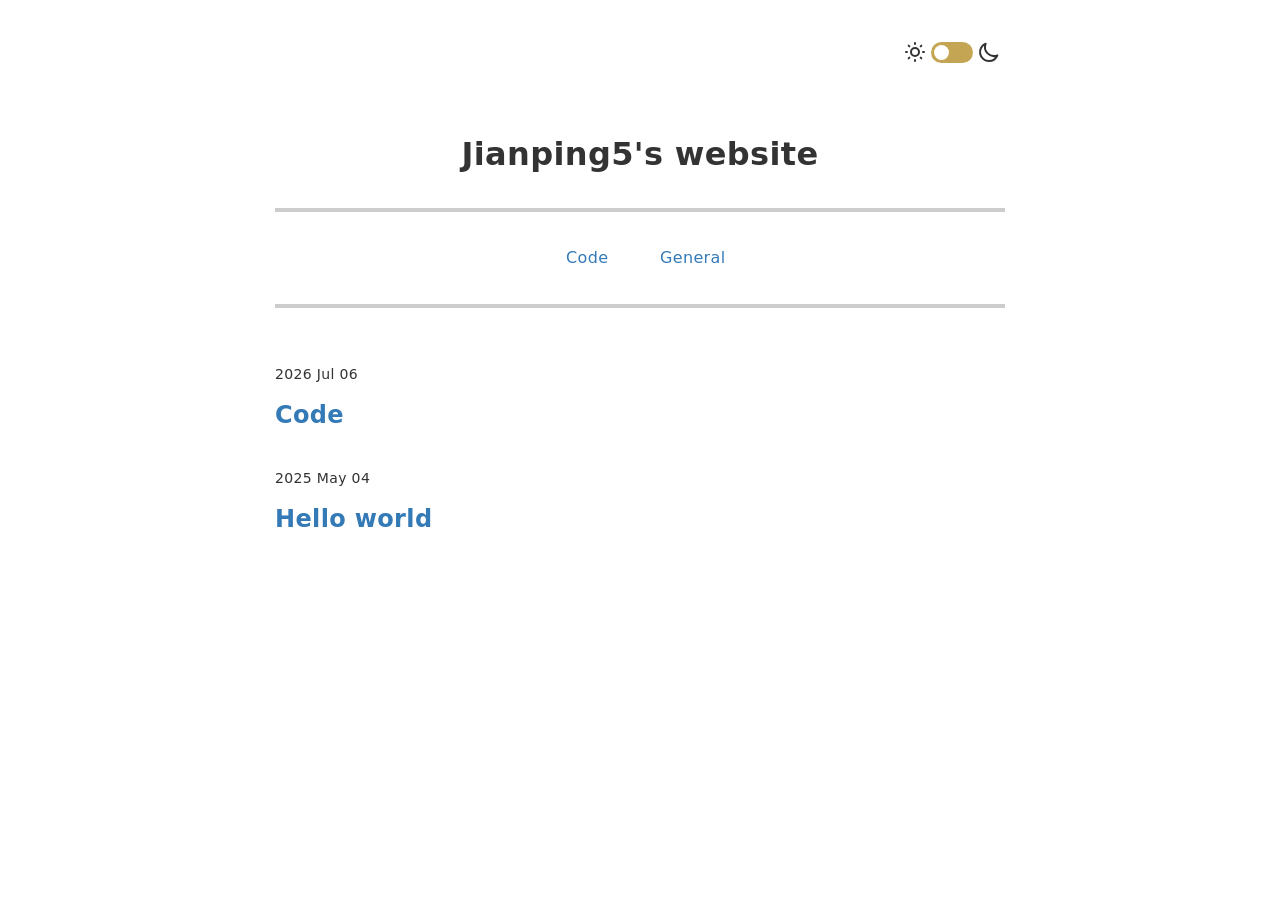
<file: index.html>
<!DOCTYPE html>
<html>
<meta charset="UTF-8">
<style>
@media (prefers-color-scheme: dark) {
    body {
        background-color: #1c1c1c;
        color: white;
    }
    .markdown-body table tr {
        background-color: #1c1c1c;
    }
    .markdown-body table tr:nth-child(2n) {
        background-color: black;
    }
}
</style>



<link rel="alternate" type="application/rss+xml" href="./feed.xml" title="Jianping5's website">



<link rel="stylesheet" type="text/css" href="./css/common-vendor.b8ecfc406ac0b5f77a26.css">
<link rel="stylesheet" type="text/css" href="./css/fretboard.f32f2a8d5293869f0195.css">
<link rel="stylesheet" type="text/css" href="./css/pretty.0ae3265014f89d9850bf.css">
<link rel="stylesheet" type="text/css" href="./css/pretty-vendor.83ac49e057c3eac4fce3.css">
<link rel="stylesheet" type="text/css" href="./css/global.css">
<link rel="stylesheet" type="text/css" href="./css/misc.css">

<script type="text/x-mathjax-config">
<script>
MathJax = {
  tex: {
    inlineMath: [['$', '$'], ['\(', '\)']]
  },
  svg: {
    fontCache: 'global',
  }
};
</script>
<script type="text/javascript" id="MathJax-script" async
  src="./scripts/tex-svg.js">
</script>

<style>
</style>

<div id="doc" class="container-fluid markdown-body comment-enabled" data-hard-breaks="true">

<div id="color-mode-switch">
  <svg xmlns="http://www.w3.org/2000/svg" class="h-6 w-6" fill="none" viewBox="0 0 24 24" stroke="currentColor" stroke-width="2">
    <path stroke-linecap="round" stroke-linejoin="round" d="M12 3v1m0 16v1m9-9h-1M4 12H3m15.364 6.364l-.707-.707M6.343 6.343l-.707-.707m12.728 0l-.707.707M6.343 17.657l-.707.707M16 12a4 4 0 11-8 0 4 4 0 018 0z" />
  </svg>
  <input type="checkbox" id="switch" />
  <label for="switch">Dark Mode Toggle</label>
  <svg xmlns="http://www.w3.org/2000/svg" class="h-6 w-6" fill="none" viewBox="0 0 24 24" stroke="currentColor" stroke-width="2">
    <path stroke-linecap="round" stroke-linejoin="round" d="M20.354 15.354A9 9 0 018.646 3.646 9.003 9.003 0 0012 21a9.003 9.003 0 008.354-5.646z" />
  </svg>
</div>

<script type="text/javascript">
  // Update root html class to set CSS colors
  const toggleDarkMode = () => {
    const root = document.querySelector('html');
    root.classList.toggle('dark');
  }

  // Update local storage value for colorScheme
  const toggleColorScheme = () => {
    const colorScheme = localStorage.getItem('colorScheme');
    if (colorScheme === 'light') localStorage.setItem('colorScheme', 'dark');
    else localStorage.setItem('colorScheme', 'light');
  }

  // Set toggle input handler
  const toggle = document.querySelector('#color-mode-switch input[type="checkbox"]');
  if (toggle) toggle.onclick = () => {
    toggleDarkMode();
    toggleColorScheme();
  }

  // Check for color scheme on init
  const checkColorScheme = () => {
    const colorScheme = localStorage.getItem('colorScheme');
    // Default to light for first view
    if (colorScheme === null || colorScheme === undefined) localStorage.setItem('colorScheme', 'light');
    // If previously saved to dark, toggle switch and update colors
    if (colorScheme === 'dark') {
      toggle.checked = true;
      toggleDarkMode();
    }
  }
  checkColorScheme();
</script>

<meta name="twitter:card" content="summary" />
<meta name="twitter:title" content="Jianping5's website" />
<meta name="twitter:image" content="https://avatars.githubusercontent.com/u/83172782?v=4&amp;size=64" />


<title> Jianping5's website </title>
<br>
<center><h1 style="border-bottom:0px"> Jianping5's website </h1></center>

<center><hr>
<span class="toc-category" style="font-size:100%"><a href="./categories/code.html">Code</a></span>
<span class="toc-category" style="font-size:100%"><a href="./categories/general.html">General</a></span>
<hr></center>

<br>
<ul class="post-list" style="padding-left:0">



<li>
    <span class="post-meta">2026 Jul 06</span>
    <h3 style="margin-top:12px">
      <a class="post-link" href="./general\2026/07/06\code.html">Code</a>
    </h3>
</li>



<li>
    <span class="post-meta">2025 May 04</span>
    <h3 style="margin-top:12px">
      <a class="post-link" href="./general\2025/05/04\hello.html">Hello world</a>
    </h3>
</li>

 </ul>
</file>
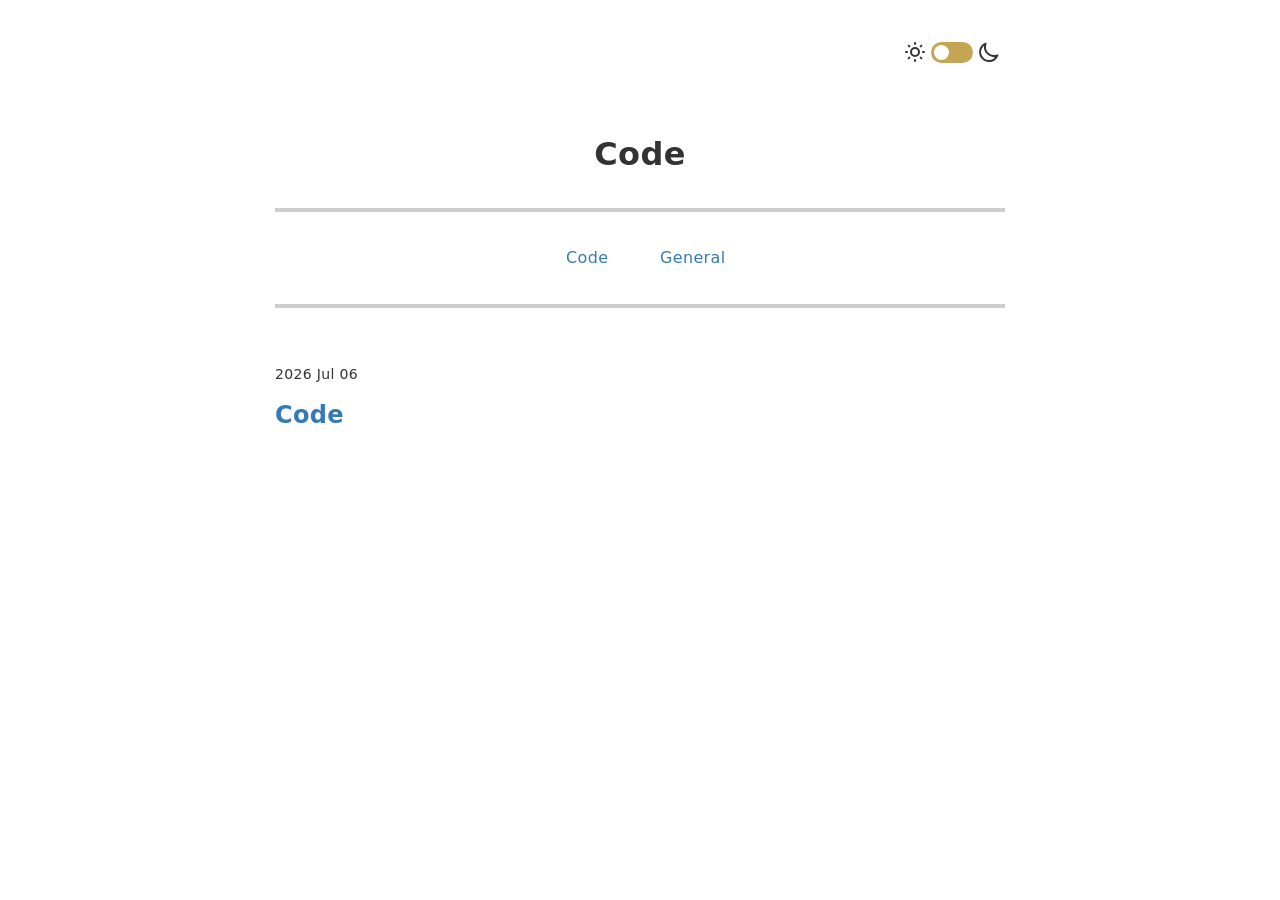
<file: categories/code.html>
<!DOCTYPE html>
<html>
<meta charset="UTF-8">
<style>
@media (prefers-color-scheme: dark) {
    body {
        background-color: #1c1c1c;
        color: white;
    }
    .markdown-body table tr {
        background-color: #1c1c1c;
    }
    .markdown-body table tr:nth-child(2n) {
        background-color: black;
    }
}
</style>



<link rel="alternate" type="application/rss+xml" href="../feed.xml" title="Code">



<link rel="stylesheet" type="text/css" href="../css/common-vendor.b8ecfc406ac0b5f77a26.css">
<link rel="stylesheet" type="text/css" href="../css/fretboard.f32f2a8d5293869f0195.css">
<link rel="stylesheet" type="text/css" href="../css/pretty.0ae3265014f89d9850bf.css">
<link rel="stylesheet" type="text/css" href="../css/pretty-vendor.83ac49e057c3eac4fce3.css">
<link rel="stylesheet" type="text/css" href="../css/global.css">
<link rel="stylesheet" type="text/css" href="../css/misc.css">

<script type="text/x-mathjax-config">
<script>
MathJax = {
  tex: {
    inlineMath: [['$', '$'], ['\(', '\)']]
  },
  svg: {
    fontCache: 'global',
  }
};
</script>
<script type="text/javascript" id="MathJax-script" async
  src="../scripts/tex-svg.js">
</script>

<style>
</style>

<div id="doc" class="container-fluid markdown-body comment-enabled" data-hard-breaks="true">

<div id="color-mode-switch">
  <svg xmlns="http://www.w3.org/2000/svg" class="h-6 w-6" fill="none" viewBox="0 0 24 24" stroke="currentColor" stroke-width="2">
    <path stroke-linecap="round" stroke-linejoin="round" d="M12 3v1m0 16v1m9-9h-1M4 12H3m15.364 6.364l-.707-.707M6.343 6.343l-.707-.707m12.728 0l-.707.707M6.343 17.657l-.707.707M16 12a4 4 0 11-8 0 4 4 0 018 0z" />
  </svg>
  <input type="checkbox" id="switch" />
  <label for="switch">Dark Mode Toggle</label>
  <svg xmlns="http://www.w3.org/2000/svg" class="h-6 w-6" fill="none" viewBox="0 0 24 24" stroke="currentColor" stroke-width="2">
    <path stroke-linecap="round" stroke-linejoin="round" d="M20.354 15.354A9 9 0 018.646 3.646 9.003 9.003 0 0012 21a9.003 9.003 0 008.354-5.646z" />
  </svg>
</div>

<script type="text/javascript">
  // Update root html class to set CSS colors
  const toggleDarkMode = () => {
    const root = document.querySelector('html');
    root.classList.toggle('dark');
  }

  // Update local storage value for colorScheme
  const toggleColorScheme = () => {
    const colorScheme = localStorage.getItem('colorScheme');
    if (colorScheme === 'light') localStorage.setItem('colorScheme', 'dark');
    else localStorage.setItem('colorScheme', 'light');
  }

  // Set toggle input handler
  const toggle = document.querySelector('#color-mode-switch input[type="checkbox"]');
  if (toggle) toggle.onclick = () => {
    toggleDarkMode();
    toggleColorScheme();
  }

  // Check for color scheme on init
  const checkColorScheme = () => {
    const colorScheme = localStorage.getItem('colorScheme');
    // Default to light for first view
    if (colorScheme === null || colorScheme === undefined) localStorage.setItem('colorScheme', 'light');
    // If previously saved to dark, toggle switch and update colors
    if (colorScheme === 'dark') {
      toggle.checked = true;
      toggleDarkMode();
    }
  }
  checkColorScheme();
</script>

<meta name="twitter:card" content="summary" />
<meta name="twitter:title" content="Code" />
<meta name="twitter:image" content="https://avatars.githubusercontent.com/u/83172782?v=4&amp;size=64" />


<title> Code </title>
<br>
<center><h1 style="border-bottom:0px"> Code </h1></center>

<center><hr>
<span class="toc-category" style="font-size:100%"><a href="../categories/code.html">Code</a></span>
<span class="toc-category" style="font-size:100%"><a href="../categories/general.html">General</a></span>
<hr></center>

<br>
<ul class="post-list" style="padding-left:0">



<li>
    <span class="post-meta">2026 Jul 06</span>
    <h3 style="margin-top:12px">
      <a class="post-link" href="../code\2026/07/06\code.html">Code</a>
    </h3>
</li>

 </ul>
</file>
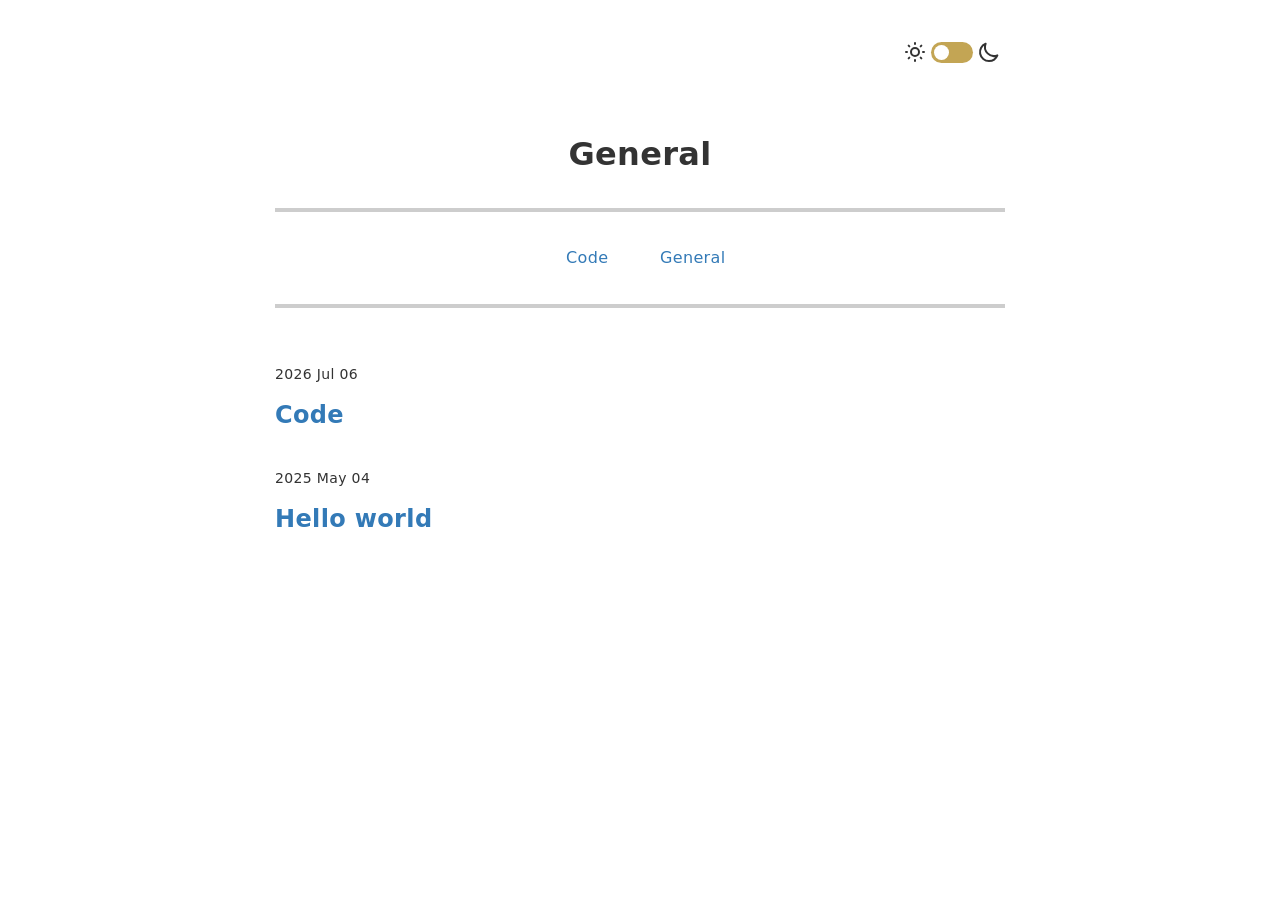
<file: categories/general.html>
<!DOCTYPE html>
<html>
<meta charset="UTF-8">
<style>
@media (prefers-color-scheme: dark) {
    body {
        background-color: #1c1c1c;
        color: white;
    }
    .markdown-body table tr {
        background-color: #1c1c1c;
    }
    .markdown-body table tr:nth-child(2n) {
        background-color: black;
    }
}
</style>



<link rel="alternate" type="application/rss+xml" href="../feed.xml" title="General">



<link rel="stylesheet" type="text/css" href="../css/common-vendor.b8ecfc406ac0b5f77a26.css">
<link rel="stylesheet" type="text/css" href="../css/fretboard.f32f2a8d5293869f0195.css">
<link rel="stylesheet" type="text/css" href="../css/pretty.0ae3265014f89d9850bf.css">
<link rel="stylesheet" type="text/css" href="../css/pretty-vendor.83ac49e057c3eac4fce3.css">
<link rel="stylesheet" type="text/css" href="../css/global.css">
<link rel="stylesheet" type="text/css" href="../css/misc.css">

<script type="text/x-mathjax-config">
<script>
MathJax = {
  tex: {
    inlineMath: [['$', '$'], ['\(', '\)']]
  },
  svg: {
    fontCache: 'global',
  }
};
</script>
<script type="text/javascript" id="MathJax-script" async
  src="../scripts/tex-svg.js">
</script>

<style>
</style>

<div id="doc" class="container-fluid markdown-body comment-enabled" data-hard-breaks="true">

<div id="color-mode-switch">
  <svg xmlns="http://www.w3.org/2000/svg" class="h-6 w-6" fill="none" viewBox="0 0 24 24" stroke="currentColor" stroke-width="2">
    <path stroke-linecap="round" stroke-linejoin="round" d="M12 3v1m0 16v1m9-9h-1M4 12H3m15.364 6.364l-.707-.707M6.343 6.343l-.707-.707m12.728 0l-.707.707M6.343 17.657l-.707.707M16 12a4 4 0 11-8 0 4 4 0 018 0z" />
  </svg>
  <input type="checkbox" id="switch" />
  <label for="switch">Dark Mode Toggle</label>
  <svg xmlns="http://www.w3.org/2000/svg" class="h-6 w-6" fill="none" viewBox="0 0 24 24" stroke="currentColor" stroke-width="2">
    <path stroke-linecap="round" stroke-linejoin="round" d="M20.354 15.354A9 9 0 018.646 3.646 9.003 9.003 0 0012 21a9.003 9.003 0 008.354-5.646z" />
  </svg>
</div>

<script type="text/javascript">
  // Update root html class to set CSS colors
  const toggleDarkMode = () => {
    const root = document.querySelector('html');
    root.classList.toggle('dark');
  }

  // Update local storage value for colorScheme
  const toggleColorScheme = () => {
    const colorScheme = localStorage.getItem('colorScheme');
    if (colorScheme === 'light') localStorage.setItem('colorScheme', 'dark');
    else localStorage.setItem('colorScheme', 'light');
  }

  // Set toggle input handler
  const toggle = document.querySelector('#color-mode-switch input[type="checkbox"]');
  if (toggle) toggle.onclick = () => {
    toggleDarkMode();
    toggleColorScheme();
  }

  // Check for color scheme on init
  const checkColorScheme = () => {
    const colorScheme = localStorage.getItem('colorScheme');
    // Default to light for first view
    if (colorScheme === null || colorScheme === undefined) localStorage.setItem('colorScheme', 'light');
    // If previously saved to dark, toggle switch and update colors
    if (colorScheme === 'dark') {
      toggle.checked = true;
      toggleDarkMode();
    }
  }
  checkColorScheme();
</script>

<meta name="twitter:card" content="summary" />
<meta name="twitter:title" content="General" />
<meta name="twitter:image" content="https://avatars.githubusercontent.com/u/83172782?v=4&amp;size=64" />


<title> General </title>
<br>
<center><h1 style="border-bottom:0px"> General </h1></center>

<center><hr>
<span class="toc-category" style="font-size:100%"><a href="../categories/code.html">Code</a></span>
<span class="toc-category" style="font-size:100%"><a href="../categories/general.html">General</a></span>
<hr></center>

<br>
<ul class="post-list" style="padding-left:0">



<li>
    <span class="post-meta">2026 Jul 06</span>
    <h3 style="margin-top:12px">
      <a class="post-link" href="../general\2026/07/06\code.html">Code</a>
    </h3>
</li>



<li>
    <span class="post-meta">2025 May 04</span>
    <h3 style="margin-top:12px">
      <a class="post-link" href="../general\2025/05/04\hello.html">Hello world</a>
    </h3>
</li>

 </ul>
</file>
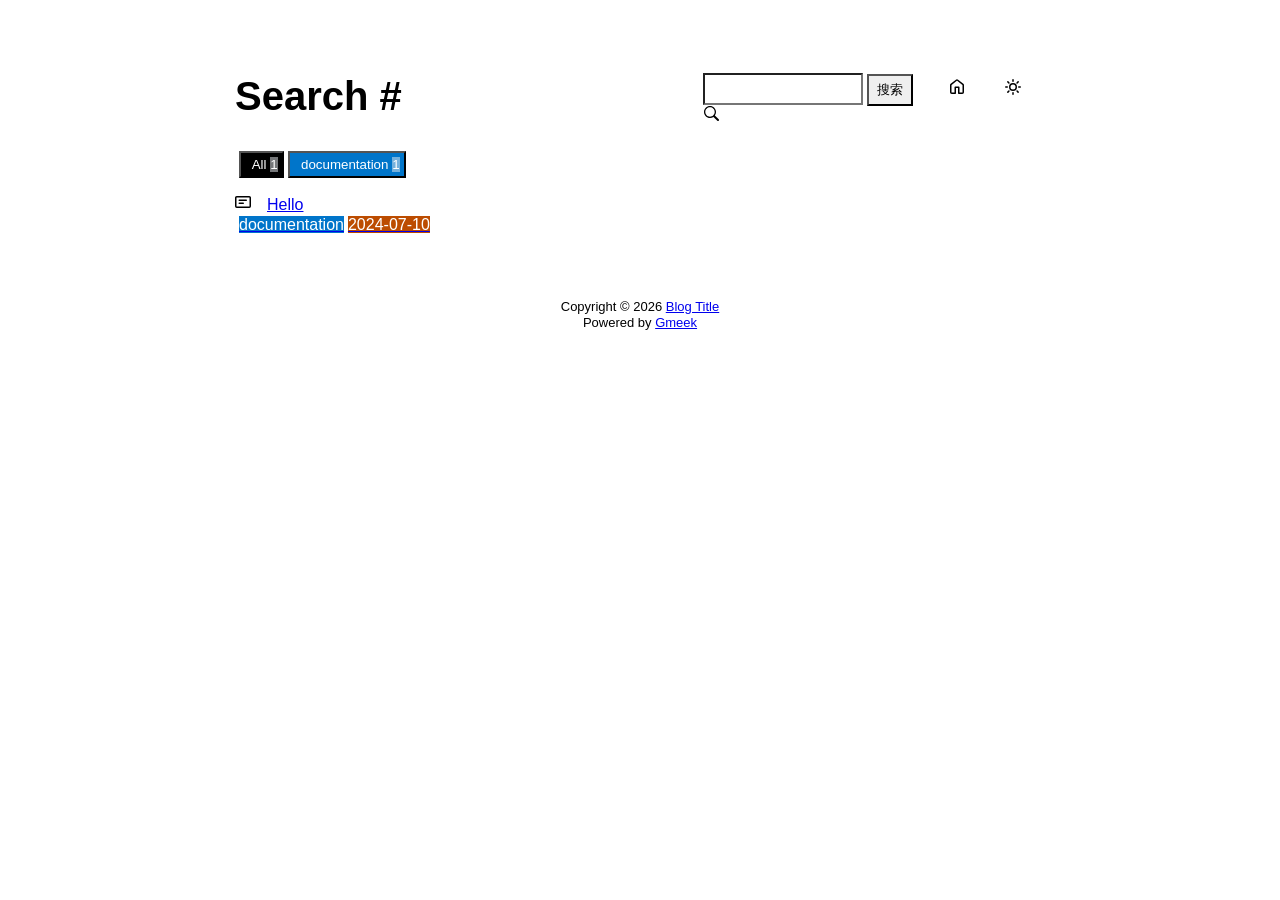
<file: docs/tag.html>
<!DOCTYPE html>
<html data-color-mode="light" data-dark-theme="dark" data-light-theme="light" lang="zh-CN">
<head>
    <meta content="text/html; charset=utf-8" http-equiv="content-type" />
    <meta name="viewport" content="width=device-width,initial-scale=1.0">
    <meta http-equiv="X-UA-Compatible" content="IE=edge">
    <link href='https://mirrors.sustech.edu.cn/cdnjs/ajax/libs/Primer/21.0.7/primer.css' rel='stylesheet' />
    
    <link rel="icon" href="https://github.githubassets.com/favicons/favicon.svg"><script>
        let theme = localStorage.getItem("meek_theme") || "light";
        document.documentElement.setAttribute("data-color-mode", theme);
    </script>
<meta name="description" content="Blog Title search page">
<title>Blog Title - Tag</title>

</head>
<style>
body{box-sizing: border-box;min-width: 200px;max-width: 900px;margin: 20px auto;padding: 45px;font-size: 16px;font-family: sans-serif;line-height: 1.25;}
#header{display:flex;padding-bottom:8px;border-bottom: 1px solid var(--borderColor-muted, var(--color-border-muted));margin-bottom: 16px;}
#footer {margin-top:64px; text-align: center;font-size: small;}

</style>

<style>
.tagTitle{margin:auto 0;font-size:40px;font-weight:bold;overflow:hidden;white-space:nowrap;text-overflow:ellipsis;}
.title-right{display:flex;margin:auto 0 0 auto;}
.title-right .circle{padding: 14px 16px;margin-right:8px;}

.subnav-search{width:222px;margin-top:8px;margin-right:8px;}
.subnav-search-input{width:160px;border-top-right-radius:0px;border-bottom-right-radius:0px;}
.subnav-search button{padding:5px 8px;border-top-left-radius:0px;border-bottom-left-radius:0px;}

.SideNav-icon{margin-right:16px}
.Label{color: #fff;margin-left:4px;}
#taglabel .Label {margin-bottom:8px;}
.Counter{color:#fff;background-color:rgba(234, 238, 242, 0.5)}

.genTime{float: right;}
.d-flex{min-width:0;}
.listTitle{overflow:hidden;white-space:nowrap;text-overflow: ellipsis;max-width: 100%;}
.listLabels{white-space:nowrap;}

@media (max-width: 600px) {
    body { padding: 8px;}
    .tagTitle{display:none;}
    .LabelTime{display:none;}
}
</style>


<body>
    <div id="header">
<span class="tagTitle"><span>Loading</span><span class="AnimatedEllipsis"></span></span>
<div class="title-right">
    <div class="subnav-search">
        <input type="search" class="form-control subnav-search-input float-left" aria-label="Search site" value="" style="height:32px;">
        <button class="btn float-left" type="submit" onclick="javascript:searchShow()">搜索</button>
        <svg class="subnav-search-icon octicon octicon-search" width="16" height="16" viewBox="0 0 16 16" aria-hidden="true">
            <path id="searchSVG" fill-rule="evenodd"></path>
        </svg>
    </div>
    <a href="https://jianping5.github.io" id="buttonHome" class="btn btn-invisible circle" title="首页">
        <svg class="octicon" width="16" height="16">
            <path id="pathHome" fill-rule="evenodd"></path>
        </svg>
    </a>
    <a class="btn btn-invisible circle" onclick="modeSwitch()" title="切换主题">
        <svg class="octicon" width="16" height="16" >
            <path id="themeSwitch" fill-rule="evenodd"></path>
        </svg>
    </a>
</div>
</div>
    <div id="content">
<div id="taglabel" style="margin-bottom:8px;"></div>
<nav class="SideNav"></nav>
<div class="notFind" style="display:none;font-size:24px;margin:8px;">Not Find</div>
</div>
    <div id="footer"><div id="footer1">Copyright © <span id="copyrightYear"></span> <a href="https://jianping5.github.io">Blog Title</a></div>
<div id="footer2">
    <span id="runday"></span><span>Powered by <a href="https://meekdai.com/Gmeek.html" target="_blank">Gmeek</a></span>
</div>

<script>
var now=new Date();
document.getElementById("copyrightYear").innerHTML=now.getFullYear();

if(""!=""){
    var startSite=new Date("");
    var diff=now.getTime()-startSite.getTime();
    var diffDay=Math.floor(diff/(1000*60*60*24));
    document.getElementById("runday").innerHTML="网站运行"+diffDay+"天"+" • ";
}
</script></div>
</body>
<script>
var IconList={'sun': 'M8 10.5a2.5 2.5 0 100-5 2.5 2.5 0 000 5zM8 12a4 4 0 100-8 4 4 0 000 8zM8 0a.75.75 0 01.75.75v1.5a.75.75 0 01-1.5 0V.75A.75.75 0 018 0zm0 13a.75.75 0 01.75.75v1.5a.75.75 0 01-1.5 0v-1.5A.75.75 0 018 13zM2.343 2.343a.75.75 0 011.061 0l1.06 1.061a.75.75 0 01-1.06 1.06l-1.06-1.06a.75.75 0 010-1.06zm9.193 9.193a.75.75 0 011.06 0l1.061 1.06a.75.75 0 01-1.06 1.061l-1.061-1.06a.75.75 0 010-1.061zM16 8a.75.75 0 01-.75.75h-1.5a.75.75 0 010-1.5h1.5A.75.75 0 0116 8zM3 8a.75.75 0 01-.75.75H.75a.75.75 0 010-1.5h1.5A.75.75 0 013 8zm10.657-5.657a.75.75 0 010 1.061l-1.061 1.06a.75.75 0 11-1.06-1.06l1.06-1.06a.75.75 0 011.06 0zm-9.193 9.193a.75.75 0 010 1.06l-1.06 1.061a.75.75 0 11-1.061-1.06l1.06-1.061a.75.75 0 011.061 0z', 'moon': 'M9.598 1.591a.75.75 0 01.785-.175 7 7 0 11-8.967 8.967.75.75 0 01.961-.96 5.5 5.5 0 007.046-7.046.75.75 0 01.175-.786zm1.616 1.945a7 7 0 01-7.678 7.678 5.5 5.5 0 107.678-7.678z', 'sync': 'M1.705 8.005a.75.75 0 0 1 .834.656 5.5 5.5 0 0 0 9.592 2.97l-1.204-1.204a.25.25 0 0 1 .177-.427h3.646a.25.25 0 0 1 .25.25v3.646a.25.25 0 0 1-.427.177l-1.38-1.38A7.002 7.002 0 0 1 1.05 8.84a.75.75 0 0 1 .656-.834ZM8 2.5a5.487 5.487 0 0 0-4.131 1.869l1.204 1.204A.25.25 0 0 1 4.896 6H1.25A.25.25 0 0 1 1 5.75V2.104a.25.25 0 0 1 .427-.177l1.38 1.38A7.002 7.002 0 0 1 14.95 7.16a.75.75 0 0 1-1.49.178A5.5 5.5 0 0 0 8 2.5Z', 'home': 'M6.906.664a1.749 1.749 0 0 1 2.187 0l5.25 4.2c.415.332.657.835.657 1.367v7.019A1.75 1.75 0 0 1 13.25 15h-3.5a.75.75 0 0 1-.75-.75V9H7v5.25a.75.75 0 0 1-.75.75h-3.5A1.75 1.75 0 0 1 1 13.25V6.23c0-.531.242-1.034.657-1.366l5.25-4.2Zm1.25 1.171a.25.25 0 0 0-.312 0l-5.25 4.2a.25.25 0 0 0-.094.196v7.019c0 .138.112.25.25.25H5.5V8.25a.75.75 0 0 1 .75-.75h3.5a.75.75 0 0 1 .75.75v5.25h2.75a.25.25 0 0 0 .25-.25V6.23a.25.25 0 0 0-.094-.195Z', 'search': 'M15.7 13.3l-3.81-3.83A5.93 5.93 0 0 0 13 6c0-3.31-2.69-6-6-6S1 2.69 1 6s2.69 6 6 6c1.3 0 2.48-.41 3.47-1.11l3.83 3.81c.19.2.45.3.7.3.25 0 .52-.09.7-.3a.996.996 0 0 0 0-1.41v.01zM7 10.7c-2.59 0-4.7-2.11-4.7-4.7 0-2.59 2.11-4.7 4.7-4.7 2.59 0 4.7 2.11 4.7 4.7 0 2.59-2.11 4.7-4.7 4.7z', 'post': 'M0 3.75C0 2.784.784 2 1.75 2h12.5c.966 0 1.75.784 1.75 1.75v8.5A1.75 1.75 0 0 1 14.25 14H1.75A1.75 1.75 0 0 1 0 12.25Zm1.75-.25a.25.25 0 0 0-.25.25v8.5c0 .138.112.25.25.25h12.5a.25.25 0 0 0 .25-.25v-8.5a.25.25 0 0 0-.25-.25ZM3.5 6.25a.75.75 0 0 1 .75-.75h7a.75.75 0 0 1 0 1.5h-7a.75.75 0 0 1-.75-.75Zm.75 2.25h4a.75.75 0 0 1 0 1.5h-4a.75.75 0 0 1 0-1.5Z'};
var utterancesLoad=0;

let themeSettings={
    "dark": ["dark","moon","#00f0ff","dark-blue"],
    "light": ["light","sun","#ff5000","github-light"],
    "auto": ["auto","sync","","preferred-color-scheme"]
};
function changeTheme(mode, icon, color, utheme){
    document.documentElement.setAttribute("data-color-mode",mode);
    document.getElementById("themeSwitch").setAttribute("d",value=IconList[icon]);
    document.getElementById("themeSwitch").parentNode.style.color=color;
    if(utterancesLoad==1){utterancesTheme(utheme);}
}
function modeSwitch(){
    let currentMode=document.documentElement.getAttribute('data-color-mode');
    let newMode = currentMode === "light" ? "dark" : currentMode === "dark" ? "auto" : "light";
    localStorage.setItem("meek_theme", newMode);
    if(themeSettings[newMode]){
        changeTheme(...themeSettings[newMode]);
    }
}
function utterancesTheme(theme){
    const message={type:'set-theme',theme: theme};
    const iframe=document.getElementsByClassName('utterances-frame')[0];
    iframe.contentWindow.postMessage(message,'https://utteranc.es');
}
if(themeSettings[theme]){changeTheme(...themeSettings[theme]);}
console.log("\n %c Gmeek last https://github.com/Meekdai/Gmeek \n","padding:5px 0;background:#02d81d;color:#fff");
</script>

<script>
document.getElementById("pathHome").setAttribute("d",IconList["home"]);
document.getElementById("searchSVG").setAttribute("d",IconList["search"]);

tagList=[];
labelsCount={};
jsonData='';
let requestJson="postList.json"
let request=new XMLHttpRequest();
request.open("GET",requestJson);
request.responseType='text';
request.send();
request.onload=function(){
    jsonData=JSON.parse(request.response);
    console.log(jsonData);
    showList(labelsCount);
    setClassDisplay(decodeURI(window.location.hash.slice(1)));
}

function showList(labelsCount){
    let SideNav=document.getElementsByClassName("SideNav")[0];
    SideNav.classList.add("border");
    let taglabel=document.getElementById("taglabel");

    jsonData['labelColorDict']["All"]="#000";
    labelsCount["All"]=0;
    for (let key in jsonData) {
        if (key !== 'labelColorDict' && Array.isArray(jsonData[key]['labels'])) {
            labelsCount["All"]++;
            for (let label of jsonData[key]['labels']) {
                labelsCount[label] = (labelsCount[label] || 0) + 1;
            }
        }
    }

    let sortedLabelsList = Object.keys(labelsCount).sort((a, b) => labelsCount[b] - labelsCount[a]);
    for (let label of sortedLabelsList) {
        tagList.push(label);
        let showLabels = document.createElement("button");
        showLabels.setAttribute("class", "Label");
        showLabels.setAttribute("style", "background-color:" + jsonData['labelColorDict'][label]+";padding:4px;");
        showLabels.innerHTML="&nbsp;&nbsp;"+label+" ";
        showLabels.setAttribute("onclick", "javascript:updateShowTag('" + label + "');");

        let LabelNum=document.createElement("span");
        LabelNum.setAttribute("class","Counter");
        LabelNum.innerHTML=labelsCount[label];
        showLabels.appendChild(LabelNum);
        taglabel.appendChild(showLabels);
    }

    for(i in jsonData){
        if(i!='labelColorDict'){
            let div=document.createElement("div");
            div.setAttribute("class","lists "+jsonData[i]['labels'].join(" "));
            let item=document.createElement("a");
            item.setAttribute("class","SideNav-item d-flex flex-items-center flex-justify-between");
            item.setAttribute("href",jsonData[i]['postUrl']);

            let center=document.createElement("div");
            center.setAttribute("class","d-flex flex-items-center");

            svg=document.createElementNS('http://www.w3.org/2000/svg','svg');
            path=document.createElementNS("http://www.w3.org/2000/svg","path"); 
            span=document.createElement("span");
            svg.setAttributeNS(null,"class","SideNav-icon octicon");
            svg.setAttributeNS(null,"style","width:16px;height:16px");
            path.setAttributeNS(null, "d", IconList["post"]);
            svg.appendChild(path);

            let title=document.createElement("span");
            title.setAttribute("class","listTitle");
            title.innerHTML=jsonData[i]['postTitle'];
            center.appendChild(svg);
            center.appendChild(title);

            let listLabels=document.createElement("div");
            listLabels.setAttribute("class","listLabels");
            
            for(label of jsonData[i]['labels']){
                let LabelName=document.createElement("span");
                LabelName.setAttribute("class","Label LabelName");
                LabelName.setAttribute("style","background-color:"+jsonData['labelColorDict'][label]);
                LabelName.innerHTML=label;
                listLabels.appendChild(LabelName);
            }
            let LabelTime=document.createElement("span");
            LabelTime.setAttribute("class","Label LabelTime");
            LabelTime.setAttribute("style","background-color:"+jsonData[i]['dateLabelColor']);
            LabelTime.innerHTML=jsonData[i]['createdDate'];
            listLabels.appendChild(LabelTime);

            item.appendChild(center);
            item.appendChild(listLabels);
            div.appendChild(item);
            SideNav.appendChild(div);
        }
    }
}

function updateShowTag(label){
    if(window.location.hash.slice(1)!=encodeURI(label)){
        window.location.hash="#"+(label);
        setClassDisplay(label);
    }
}

function setClassDisplay(label){
    let lists = document.getElementsByClassName("lists");
    let tagTitle = document.getElementsByClassName("tagTitle")[0];
    tagTitle.innerHTML="Tag #"+label;
    document.title=label+" - Blog Title";
    document.getElementsByClassName("subnav-search-input")[0].value='';
    if(label=="All"){
        for(let i = 0; i < lists.length; i++){lists[i].style.display='block';}
        document.getElementsByClassName("notFind")[0].style.display='none';
    }
    else if(tagList.indexOf(label)!=-1){
        for(let i = 0; i < lists.length; i++){
            lists[i].style.display='none';
        }

        let labels = document.getElementsByClassName(label);
        for(let i = 0; i < labels.length; i++){
            labels[i].style.display='block';
        }
        document.getElementsByClassName("notFind")[0].style.display='none';
    }
    else{
        document.getElementsByClassName("subnav-search-input")[0].value=label;
        searchShow();
    }
}

function searchShow(){
    let lists = document.getElementsByClassName("lists");
    let tagTitle = document.getElementsByClassName("tagTitle")[0];
    let searchInput = document.getElementsByClassName("subnav-search-input")[0].value;
    tagTitle.innerHTML="Search #"+searchInput;
    if(searchInput==''){document.title="Search - Blog Title";}
    else{document.title=searchInput+" - Blog Title";}
    let a=0;
    window.location.hash="#"+(searchInput);
    for(let i = 0; i < lists.length; i++){
        if(lists[i].childNodes[0].childNodes[0].childNodes[1].innerHTML.toUpperCase().indexOf(searchInput.toUpperCase())==-1){lists[i].style.display='none';}
        else{lists[i].style.display='block';a=a+1;}
    }
    if(a==0){
        let notFind=document.getElementsByClassName("notFind")[0];
        notFind.style.display='block';
        notFind.innerHTML='Not Find "'+searchInput+'"';
    }
    else{document.getElementsByClassName("notFind")[0].style.display='none';}
}

</script>

</html>
</file>
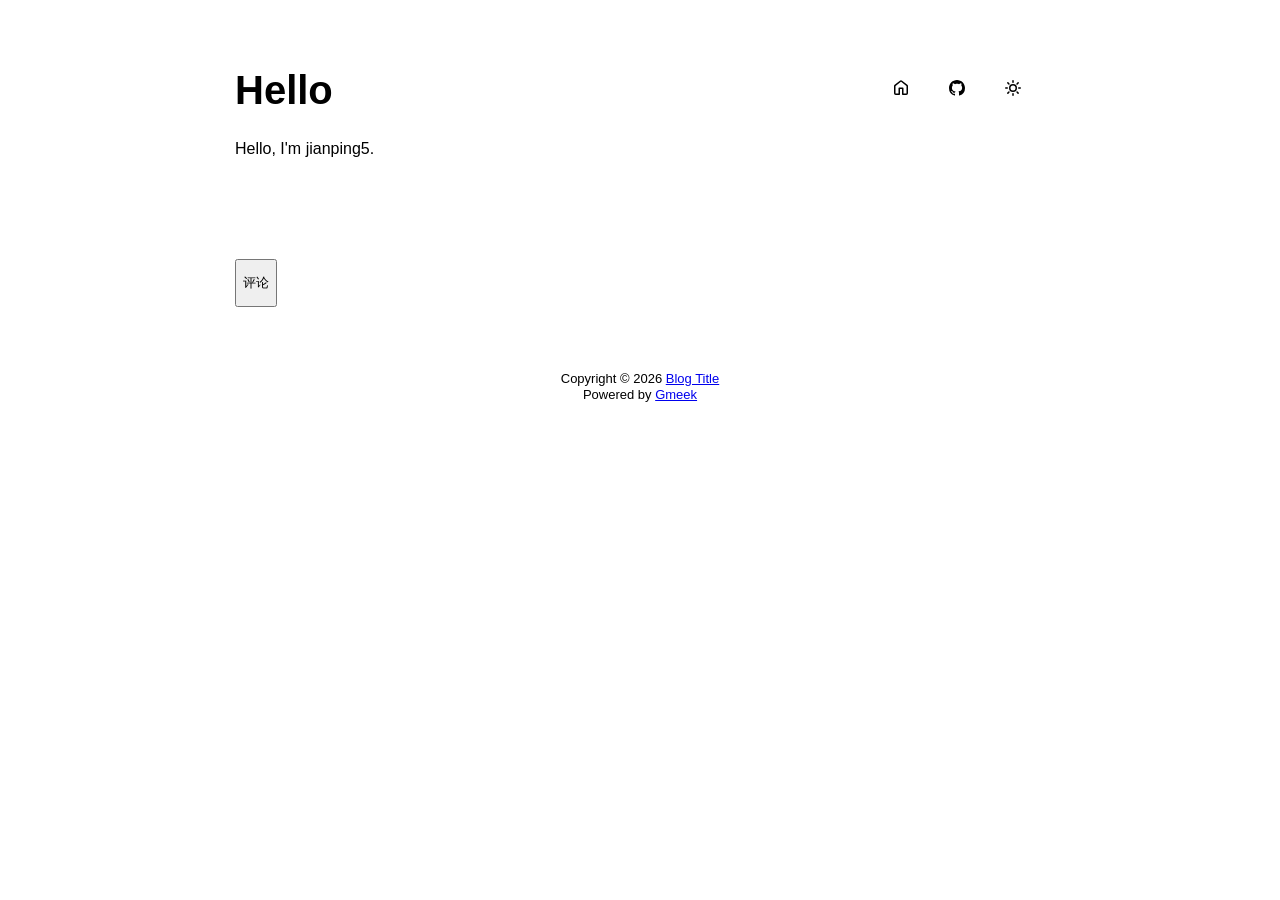
<file: docs/post/Hello.html>
<!DOCTYPE html>
<html data-color-mode="light" data-dark-theme="dark" data-light-theme="light" lang="zh-CN">
<head>
    <meta content="text/html; charset=utf-8" http-equiv="content-type" />
    <meta name="viewport" content="width=device-width,initial-scale=1.0">
    <meta http-equiv="X-UA-Compatible" content="IE=edge">
    <link href='https://mirrors.sustech.edu.cn/cdnjs/ajax/libs/Primer/21.0.7/primer.css' rel='stylesheet' />
    
    <link rel="icon" href="https://github.githubassets.com/favicons/favicon.svg"><script>
        let theme = localStorage.getItem("meek_theme") || "light";
        document.documentElement.setAttribute("data-color-mode", theme);
    </script>
<meta name="description" content="Hello, I'm jianping5.。">
<meta property="og:title" content="Hello">
<meta property="og:description" content="Hello, I'm jianping5.。">
<meta property="og:type" content="article">
<meta property="og:url" content="https://jianping5.github.io/post/Hello.html">
<meta property="og:image" content="https://github.githubassets.com/favicons/favicon.svg">
<title>Hello</title>



</head>
<style>
body{box-sizing: border-box;min-width: 200px;max-width: 900px;margin: 20px auto;padding: 45px;font-size: 16px;font-family: sans-serif;line-height: 1.25;}
#header{display:flex;padding-bottom:8px;border-bottom: 1px solid var(--borderColor-muted, var(--color-border-muted));margin-bottom: 16px;}
#footer {margin-top:64px; text-align: center;font-size: small;}

</style>

<style>
.postTitle{margin: auto 0;font-size:40px;font-weight:bold;}
.title-right{display:flex;margin:auto 0 0 auto;}
.title-right .circle{padding: 14px 16px;margin-right:8px;}
#postBody{border-bottom: 1px solid var(--color-border-default);padding-bottom:36px;}
#postBody hr{height:2px;}
#cmButton{height:48px;margin-top:48px;}
#comments{margin-top:64px;}
.g-emoji{font-size:24px;}
@media (max-width: 600px) {
    body {padding: 8px;}
    .postTitle{font-size:24px;}
}
</style>




<body>
    <div id="header">
<h1 class="postTitle">Hello</h1>
<div class="title-right">
    <a href="https://jianping5.github.io" id="buttonHome" class="btn btn-invisible circle" title="首页">
        <svg class="octicon" width="16" height="16">
            <path id="pathHome" fill-rule="evenodd"></path>
        </svg>
    </a>
    
    <a href="https://github.com/jianping5/jianping5.github.io/issues/1" target="_blank" class="btn btn-invisible circle" title="Issue">
        <svg class="octicon" width="16" height="16">
            <path id="pathIssue" fill-rule="evenodd"></path>
        </svg>
    </a>
    

    <a class="btn btn-invisible circle" onclick="modeSwitch();" title="切换主题">
        <svg class="octicon" width="16" height="16" >
            <path id="themeSwitch" fill-rule="evenodd"></path>
        </svg>
    </a>

</div>
</div>
    <div id="content">
<div class="markdown-body" id="postBody"><p>Hello, I'm jianping5.</p></div>
<div style="font-size:small;margin-top:8px;float:right;"></div>

<button class="btn btn-block" type="button" onclick="openComments()" id="cmButton">评论</button>
<div class="comments" id="comments"></div>

</div>
    <div id="footer"><div id="footer1">Copyright © <span id="copyrightYear"></span> <a href="https://jianping5.github.io">Blog Title</a></div>
<div id="footer2">
    <span id="runday"></span><span>Powered by <a href="https://meekdai.com/Gmeek.html" target="_blank">Gmeek</a></span>
</div>

<script>
var now=new Date();
document.getElementById("copyrightYear").innerHTML=now.getFullYear();

if(""!=""){
    var startSite=new Date("");
    var diff=now.getTime()-startSite.getTime();
    var diffDay=Math.floor(diff/(1000*60*60*24));
    document.getElementById("runday").innerHTML="网站运行"+diffDay+"天"+" • ";
}
</script></div>
</body>
<script>
var IconList={'sun': 'M8 10.5a2.5 2.5 0 100-5 2.5 2.5 0 000 5zM8 12a4 4 0 100-8 4 4 0 000 8zM8 0a.75.75 0 01.75.75v1.5a.75.75 0 01-1.5 0V.75A.75.75 0 018 0zm0 13a.75.75 0 01.75.75v1.5a.75.75 0 01-1.5 0v-1.5A.75.75 0 018 13zM2.343 2.343a.75.75 0 011.061 0l1.06 1.061a.75.75 0 01-1.06 1.06l-1.06-1.06a.75.75 0 010-1.06zm9.193 9.193a.75.75 0 011.06 0l1.061 1.06a.75.75 0 01-1.06 1.061l-1.061-1.06a.75.75 0 010-1.061zM16 8a.75.75 0 01-.75.75h-1.5a.75.75 0 010-1.5h1.5A.75.75 0 0116 8zM3 8a.75.75 0 01-.75.75H.75a.75.75 0 010-1.5h1.5A.75.75 0 013 8zm10.657-5.657a.75.75 0 010 1.061l-1.061 1.06a.75.75 0 11-1.06-1.06l1.06-1.06a.75.75 0 011.06 0zm-9.193 9.193a.75.75 0 010 1.06l-1.06 1.061a.75.75 0 11-1.061-1.06l1.06-1.061a.75.75 0 011.061 0z', 'moon': 'M9.598 1.591a.75.75 0 01.785-.175 7 7 0 11-8.967 8.967.75.75 0 01.961-.96 5.5 5.5 0 007.046-7.046.75.75 0 01.175-.786zm1.616 1.945a7 7 0 01-7.678 7.678 5.5 5.5 0 107.678-7.678z', 'sync': 'M1.705 8.005a.75.75 0 0 1 .834.656 5.5 5.5 0 0 0 9.592 2.97l-1.204-1.204a.25.25 0 0 1 .177-.427h3.646a.25.25 0 0 1 .25.25v3.646a.25.25 0 0 1-.427.177l-1.38-1.38A7.002 7.002 0 0 1 1.05 8.84a.75.75 0 0 1 .656-.834ZM8 2.5a5.487 5.487 0 0 0-4.131 1.869l1.204 1.204A.25.25 0 0 1 4.896 6H1.25A.25.25 0 0 1 1 5.75V2.104a.25.25 0 0 1 .427-.177l1.38 1.38A7.002 7.002 0 0 1 14.95 7.16a.75.75 0 0 1-1.49.178A5.5 5.5 0 0 0 8 2.5Z', 'home': 'M6.906.664a1.749 1.749 0 0 1 2.187 0l5.25 4.2c.415.332.657.835.657 1.367v7.019A1.75 1.75 0 0 1 13.25 15h-3.5a.75.75 0 0 1-.75-.75V9H7v5.25a.75.75 0 0 1-.75.75h-3.5A1.75 1.75 0 0 1 1 13.25V6.23c0-.531.242-1.034.657-1.366l5.25-4.2Zm1.25 1.171a.25.25 0 0 0-.312 0l-5.25 4.2a.25.25 0 0 0-.094.196v7.019c0 .138.112.25.25.25H5.5V8.25a.75.75 0 0 1 .75-.75h3.5a.75.75 0 0 1 .75.75v5.25h2.75a.25.25 0 0 0 .25-.25V6.23a.25.25 0 0 0-.094-.195Z', 'github': 'M8 0c4.42 0 8 3.58 8 8a8.013 8.013 0 0 1-5.45 7.59c-.4.08-.55-.17-.55-.38 0-.27.01-1.13.01-2.2 0-.75-.25-1.23-.54-1.48 1.78-.2 3.65-.88 3.65-3.95 0-.88-.31-1.59-.82-2.15.08-.2.36-1.02-.08-2.12 0 0-.67-.22-2.2.82-.64-.18-1.32-.27-2-.27-.68 0-1.36.09-2 .27-1.53-1.03-2.2-.82-2.2-.82-.44 1.1-.16 1.92-.08 2.12-.51.56-.82 1.28-.82 2.15 0 3.06 1.86 3.75 3.64 3.95-.23.2-.44.55-.51 1.07-.46.21-1.61.55-2.33-.66-.15-.24-.6-.83-1.23-.82-.67.01-.27.38.01.53.34.19.73.9.82 1.13.16.45.68 1.31 2.69.94 0 .67.01 1.3.01 1.49 0 .21-.15.45-.55.38A7.995 7.995 0 0 1 0 8c0-4.42 3.58-8 8-8Z'};
var utterancesLoad=0;

let themeSettings={
    "dark": ["dark","moon","#00f0ff","dark-blue"],
    "light": ["light","sun","#ff5000","github-light"],
    "auto": ["auto","sync","","preferred-color-scheme"]
};
function changeTheme(mode, icon, color, utheme){
    document.documentElement.setAttribute("data-color-mode",mode);
    document.getElementById("themeSwitch").setAttribute("d",value=IconList[icon]);
    document.getElementById("themeSwitch").parentNode.style.color=color;
    if(utterancesLoad==1){utterancesTheme(utheme);}
}
function modeSwitch(){
    let currentMode=document.documentElement.getAttribute('data-color-mode');
    let newMode = currentMode === "light" ? "dark" : currentMode === "dark" ? "auto" : "light";
    localStorage.setItem("meek_theme", newMode);
    if(themeSettings[newMode]){
        changeTheme(...themeSettings[newMode]);
    }
}
function utterancesTheme(theme){
    const message={type:'set-theme',theme: theme};
    const iframe=document.getElementsByClassName('utterances-frame')[0];
    iframe.contentWindow.postMessage(message,'https://utteranc.es');
}
if(themeSettings[theme]){changeTheme(...themeSettings[theme]);}
console.log("\n %c Gmeek last https://github.com/Meekdai/Gmeek \n","padding:5px 0;background:#02d81d;color:#fff");
</script>

<script>
document.getElementById("pathHome").setAttribute("d",IconList["home"]);
document.getElementById("pathIssue").setAttribute("d",IconList["github"]);



function openComments(){
    cm=document.getElementById("comments");
    cmButton=document.getElementById("cmButton");
    cmButton.innerHTML="loading";
    span=document.createElement("span");
    span.setAttribute("class","AnimatedEllipsis");
    cmButton.appendChild(span);

    script=document.createElement("script");
    script.setAttribute("src","https://utteranc.es/client.js");
    script.setAttribute("repo","jianping5/jianping5.github.io");
    script.setAttribute("issue-term","title");
    
    if(localStorage.getItem("meek_theme")=="dark"){script.setAttribute("theme","dark-blue");}
    else if(localStorage.getItem("meek_theme")=="light") {script.setAttribute("theme","github-light");}
    else{script.setAttribute("theme","preferred-color-scheme");}
    
    script.setAttribute("crossorigin","anonymous");
    script.setAttribute("async","");
    cm.appendChild(script);

    int=self.setInterval("iFrameLoading()",200);
}

function iFrameLoading(){
    var utterances=document.getElementsByClassName('utterances');
    if(utterances.length==1){
        if(utterances[0].style.height!=""){
            utterancesLoad=1;
            int=window.clearInterval(int);
            document.getElementById("cmButton").style.display="none";
            console.log("utterances Load OK");
        }
    }
}
</script>


</html>
</file>
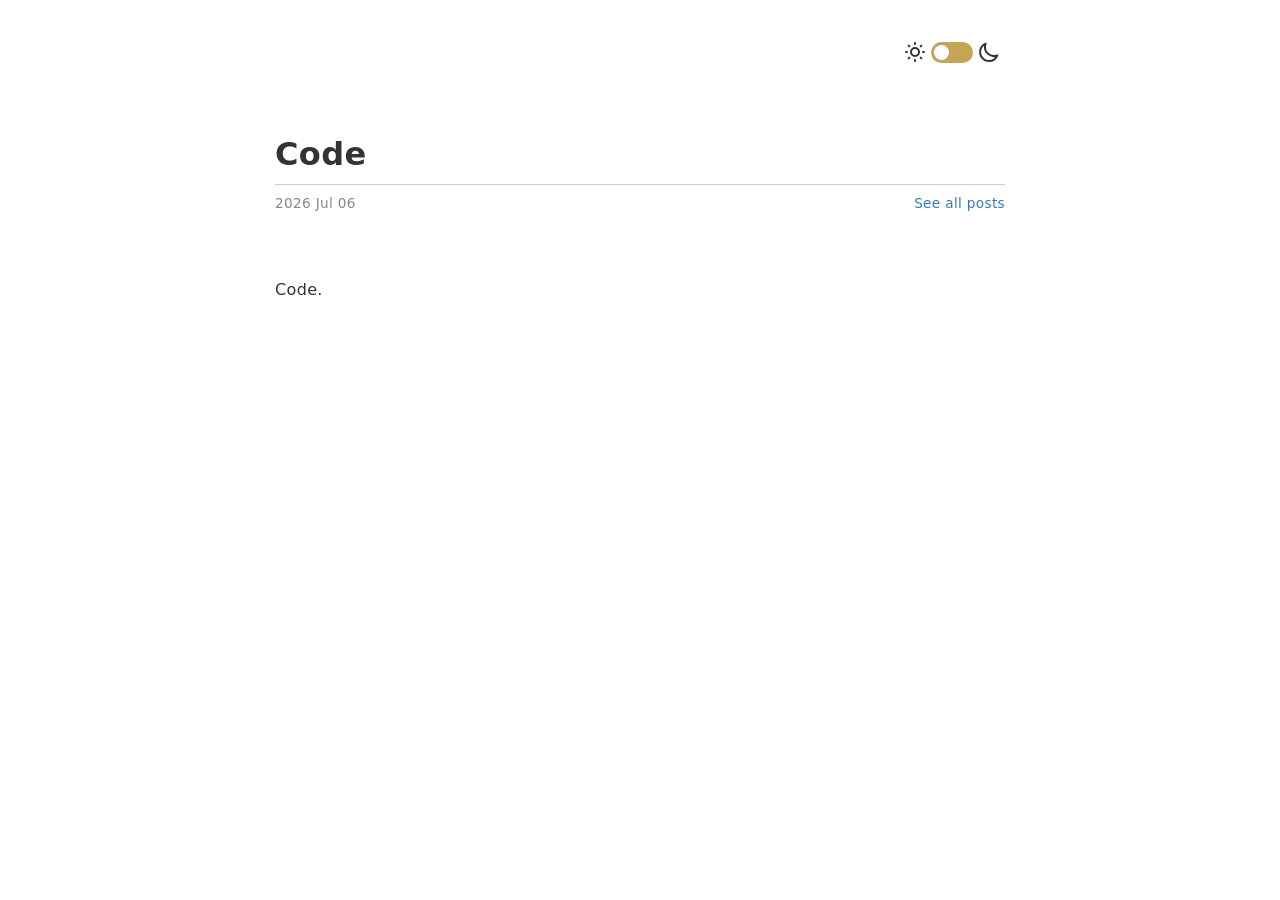
<file: code/2026/07/06/code.html>
<!DOCTYPE html>
<html>
<meta charset="UTF-8">
<style>
@media (prefers-color-scheme: dark) {
    body {
        background-color: #1c1c1c;
        color: white;
    }
    .markdown-body table tr {
        background-color: #1c1c1c;
    }
    .markdown-body table tr:nth-child(2n) {
        background-color: black;
    }
}
</style>



<link rel="alternate" type="application/rss+xml" href="../../../../feed.xml" title="Code">



<link rel="stylesheet" type="text/css" href="../../../../css/common-vendor.b8ecfc406ac0b5f77a26.css">
<link rel="stylesheet" type="text/css" href="../../../../css/fretboard.f32f2a8d5293869f0195.css">
<link rel="stylesheet" type="text/css" href="../../../../css/pretty.0ae3265014f89d9850bf.css">
<link rel="stylesheet" type="text/css" href="../../../../css/pretty-vendor.83ac49e057c3eac4fce3.css">
<link rel="stylesheet" type="text/css" href="../../../../css/global.css">
<link rel="stylesheet" type="text/css" href="../../../../css/misc.css">

<script type="text/x-mathjax-config">
<script>
MathJax = {
  tex: {
    inlineMath: [['$', '$'], ['\(', '\)']]
  },
  svg: {
    fontCache: 'global',
  }
};
</script>
<script type="text/javascript" id="MathJax-script" async
  src="../../../../scripts/tex-svg.js">
</script>

<style>
</style>

<div id="doc" class="container-fluid markdown-body comment-enabled" data-hard-breaks="true">

<div id="color-mode-switch">
  <svg xmlns="http://www.w3.org/2000/svg" class="h-6 w-6" fill="none" viewBox="0 0 24 24" stroke="currentColor" stroke-width="2">
    <path stroke-linecap="round" stroke-linejoin="round" d="M12 3v1m0 16v1m9-9h-1M4 12H3m15.364 6.364l-.707-.707M6.343 6.343l-.707-.707m12.728 0l-.707.707M6.343 17.657l-.707.707M16 12a4 4 0 11-8 0 4 4 0 018 0z" />
  </svg>
  <input type="checkbox" id="switch" />
  <label for="switch">Dark Mode Toggle</label>
  <svg xmlns="http://www.w3.org/2000/svg" class="h-6 w-6" fill="none" viewBox="0 0 24 24" stroke="currentColor" stroke-width="2">
    <path stroke-linecap="round" stroke-linejoin="round" d="M20.354 15.354A9 9 0 018.646 3.646 9.003 9.003 0 0012 21a9.003 9.003 0 008.354-5.646z" />
  </svg>
</div>

<script type="text/javascript">
  // Update root html class to set CSS colors
  const toggleDarkMode = () => {
    const root = document.querySelector('html');
    root.classList.toggle('dark');
  }

  // Update local storage value for colorScheme
  const toggleColorScheme = () => {
    const colorScheme = localStorage.getItem('colorScheme');
    if (colorScheme === 'light') localStorage.setItem('colorScheme', 'dark');
    else localStorage.setItem('colorScheme', 'light');
  }

  // Set toggle input handler
  const toggle = document.querySelector('#color-mode-switch input[type="checkbox"]');
  if (toggle) toggle.onclick = () => {
    toggleDarkMode();
    toggleColorScheme();
  }

  // Check for color scheme on init
  const checkColorScheme = () => {
    const colorScheme = localStorage.getItem('colorScheme');
    // Default to light for first view
    if (colorScheme === null || colorScheme === undefined) localStorage.setItem('colorScheme', 'light');
    // If previously saved to dark, toggle switch and update colors
    if (colorScheme === 'dark') {
      toggle.checked = true;
      toggleDarkMode();
    }
  }
  checkColorScheme();
</script>

<meta name="twitter:card" content="summary" />
<meta name="twitter:title" content="Code" />
<meta name="twitter:image" content="https://avatars.githubusercontent.com/u/83172782?v=4&amp;size=64" />


<br>
<h1 style="margin-bottom:7px"> Code </h1>
<small style="float:left; color: #888"> 2026 Jul 06 </small>
<small style="float:right; color: #888"><a href="../../../../index.html">See all posts</a></small>
<br> <br> <br>
<title> Code </title>

<p>Code.</p>
 </div>
</file>
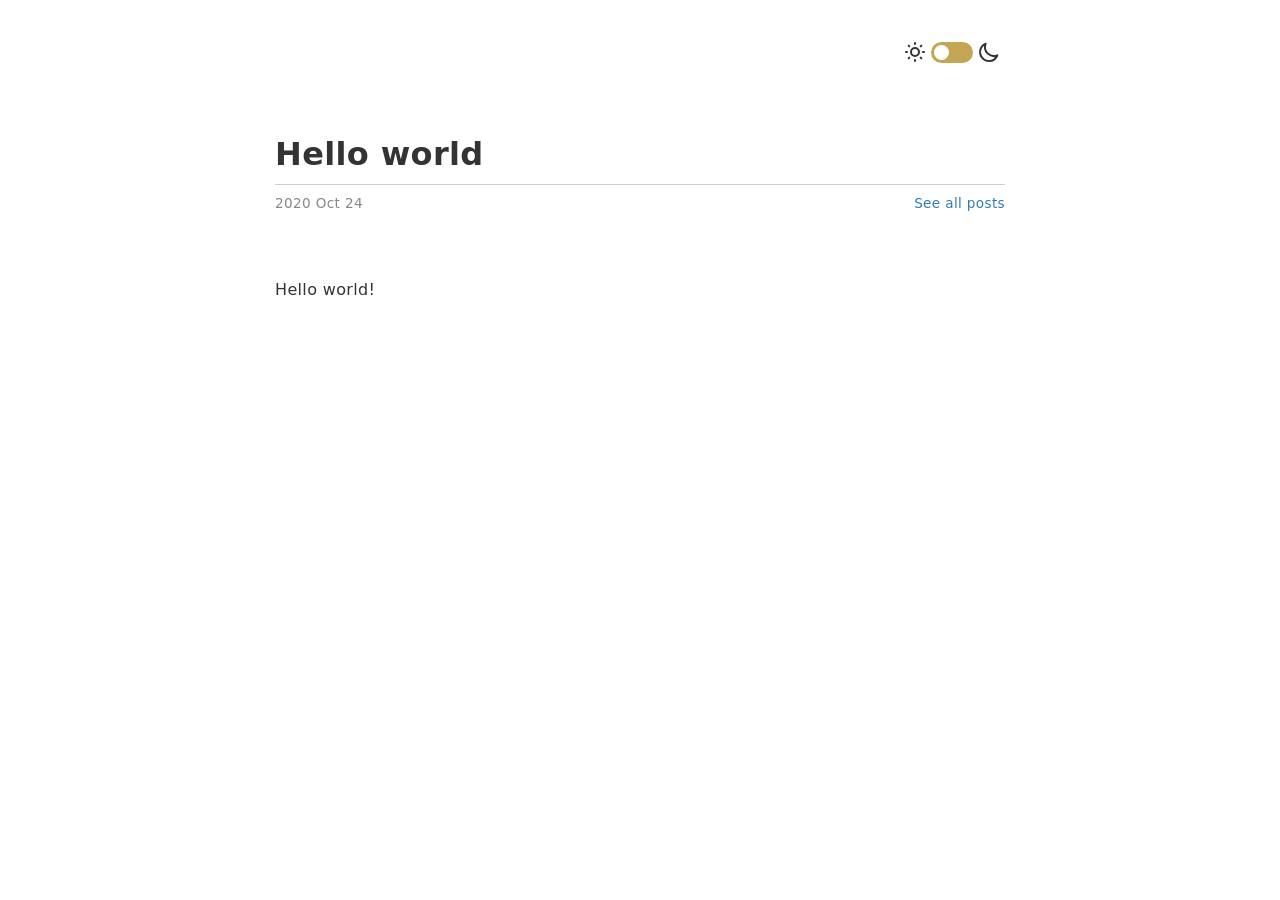
<file: general/2020/10/24/hello.html>
<!DOCTYPE html>
<html>
<meta charset="UTF-8">
<style>
@media (prefers-color-scheme: dark) {
    body {
        background-color: #1c1c1c;
        color: white;
    }
    .markdown-body table tr {
        background-color: #1c1c1c;
    }
    .markdown-body table tr:nth-child(2n) {
        background-color: black;
    }
}
</style>



<link rel="alternate" type="application/rss+xml" href="../../../../feed.xml" title="Hello world">



<link rel="stylesheet" type="text/css" href="../../../../css/common-vendor.b8ecfc406ac0b5f77a26.css">
<link rel="stylesheet" type="text/css" href="../../../../css/fretboard.f32f2a8d5293869f0195.css">
<link rel="stylesheet" type="text/css" href="../../../../css/pretty.0ae3265014f89d9850bf.css">
<link rel="stylesheet" type="text/css" href="../../../../css/pretty-vendor.83ac49e057c3eac4fce3.css">
<link rel="stylesheet" type="text/css" href="../../../../css/global.css">
<link rel="stylesheet" type="text/css" href="../../../../css/misc.css">

<script type="text/x-mathjax-config">
<script>
MathJax = {
  tex: {
    inlineMath: [['$', '$'], ['\(', '\)']]
  },
  svg: {
    fontCache: 'global',
  }
};
</script>
<script type="text/javascript" id="MathJax-script" async
  src="../../../../scripts/tex-svg.js">
</script>

<style>
</style>

<div id="doc" class="container-fluid markdown-body comment-enabled" data-hard-breaks="true">

<div id="color-mode-switch">
  <svg xmlns="http://www.w3.org/2000/svg" class="h-6 w-6" fill="none" viewBox="0 0 24 24" stroke="currentColor" stroke-width="2">
    <path stroke-linecap="round" stroke-linejoin="round" d="M12 3v1m0 16v1m9-9h-1M4 12H3m15.364 6.364l-.707-.707M6.343 6.343l-.707-.707m12.728 0l-.707.707M6.343 17.657l-.707.707M16 12a4 4 0 11-8 0 4 4 0 018 0z" />
  </svg>
  <input type="checkbox" id="switch" />
  <label for="switch">Dark Mode Toggle</label>
  <svg xmlns="http://www.w3.org/2000/svg" class="h-6 w-6" fill="none" viewBox="0 0 24 24" stroke="currentColor" stroke-width="2">
    <path stroke-linecap="round" stroke-linejoin="round" d="M20.354 15.354A9 9 0 018.646 3.646 9.003 9.003 0 0012 21a9.003 9.003 0 008.354-5.646z" />
  </svg>
</div>

<script type="text/javascript">
  // Update root html class to set CSS colors
  const toggleDarkMode = () => {
    const root = document.querySelector('html');
    root.classList.toggle('dark');
  }

  // Update local storage value for colorScheme
  const toggleColorScheme = () => {
    const colorScheme = localStorage.getItem('colorScheme');
    if (colorScheme === 'light') localStorage.setItem('colorScheme', 'dark');
    else localStorage.setItem('colorScheme', 'light');
  }

  // Set toggle input handler
  const toggle = document.querySelector('#color-mode-switch input[type="checkbox"]');
  if (toggle) toggle.onclick = () => {
    toggleDarkMode();
    toggleColorScheme();
  }

  // Check for color scheme on init
  const checkColorScheme = () => {
    const colorScheme = localStorage.getItem('colorScheme');
    // Default to light for first view
    if (colorScheme === null || colorScheme === undefined) localStorage.setItem('colorScheme', 'light');
    // If previously saved to dark, toggle switch and update colors
    if (colorScheme === 'dark') {
      toggle.checked = true;
      toggleDarkMode();
    }
  }
  checkColorScheme();
</script>

<meta name="twitter:card" content="summary" />
<meta name="twitter:title" content="Hello world" />
<meta name="twitter:image" content="https://avatars.githubusercontent.com/u/83172782?v=4&size=64" />


<br>
<h1 style="margin-bottom:7px"> Hello world </h1>
<small style="float:left; color: #888"> 2020 Oct 24 </small>
<small style="float:right; color: #888"><a href="../../../../index.html">See all posts</a></small>
<br> <br> <br>
<title> Hello world </title>

<p>Hello world!</p>
 </div>
</file>
<file: css/fretboard.f32f2a8d5293869f0195.css>
/* -- GENERAL TYPOGRAPHY -- */
.fretTitle { color: #555; text-align: center; font-family: "Helvetica Neue", sans-serif; line-height: 1.4; font-size: 1.6em; margin: 10px 0 10px 0; font-weight: 900; padding: 5px; }
section { padding: 20px; }
.content { max-width: 960px; margin: auto; }
/* Fretboard Container/Wrapper */
.fretContainer, .fretContainer_h { outline: solid 1px #eeee; margin: 0 auto; padding: 15px 0; }
.fretContainer { width: 320px; }
.fretContainer_h { max-width: 400px; }
.svg_wrapper { background-color: #fff; position: relative; height: 0; }
.svg_wrapper svg.fretboard_bg { position: absolute; top: 0; left: 0; z-index: 0; }
.svg_wrapper .cells { width: 100%; height: 100%; position: absolute; top: 0; left: 0; }
.svg_wrapper.v4 { padding-top: 91.6666666667%; }
.svg_wrapper.v5 { padding-top: 106.9444444444%; }
.svg_wrapper.v7 { padding-top: 137.5%; }
.svg_wrapper.v9 { padding-top: 168.0555555556%; }
.svg_wrapper.v12 { padding-top: 213.8888888889%; }
.svg_wrapper.v15 { padding-top: 259.7222222222%; }
.svg_wrapper.v .cell svg { width: 12.5%; float: left; display: block; }
.svg_wrapper.v4 .cell svg { height: 16.6666666667%; }
.svg_wrapper.v5 .cell svg { height: 14.2857142857%; }
.svg_wrapper.v7 .cell svg { height: 11.1111111111%; }
.svg_wrapper.v9 .cell svg { height: 9.0909090909%; }
.svg_wrapper.v12 .cell svg { height: 7.1428571429%; }
.svg_wrapper.v15 .cell svg { height: 5.8823529412%; }
.svg_wrapper.h5 { padding-top: 85.7142857143%; }
.svg_wrapper.h6 { padding-top: 75%; }
.svg_wrapper.h7 { padding-top: 72.7272727273%; }
.svg_wrapper.h .cell svg { height: 12.5%; float: left; display: block; z-index: 2; }
.svg_wrapper.h5 .cell svg { width: 14.2857142857%; }
.svg_wrapper.h6 .cell svg { width: 12.5%; }
.svg_wrapper.h7 .cell svg { width: 12.1212121212%; }
/* Fretboard Element Styles */
.cell.dot .fretb_dot { fill: #27a9e1; }
.cell.dot.root .fretb_dot { fill: #f05a28; }
.cell.dot.faded .fretb_dot { opacity: .25; }
.fretboard_bg .fret_bg rect { fill: #fff; }
.fretboard_bg .frets rect { fill: #ddd; }
.fretboard_bg .nut rect { fill: #6e6e6e; }
.fretboard_bg .strings rect { fill: #6e6e6e; }
.svg_wrapper.noNut .fretboard_bg .nut rect { fill: none; }
.markdown-body pre.fretboard { background-color: transparent; }
@media all and (max-width: 400px) {
 .fretContainer_h { max-width: 288px; }
}
@media all and (max-width: 420px) {
 .fretContainer { max-width: 220px; }
}
</file>
<file: css/pretty.0ae3265014f89d9850bf.css>
.profile-card { width: 100%; padding: 10px 5px; }
.profile-card .profile-card-body { display: flex; margin-bottom: 20px; }
.profile-card .profile-card-body .profile-card-name { color: #333; font-weight: 600; font-size: 16px; line-height: 18px; text-decoration: none; overflow: hidden; text-overflow: ellipsis; display: block; vertical-align: sub; }
.profile-card .profile-card-body .profile-card-info { margin-left: 10px; white-space: nowrap; overflow: hidden; text-overflow: ellipsis; }
.profile-card .profile-card-body .profile-card-name:hover { color: #337ab7; }
.profile-card .profile-card-body .profile-card-photo { height: -webkit-fit-content; height: fit-content; padding-top: 3px; text-decoration: none; }
.profile-card .profile-card-body .profile-card-username { font-size: 12px; line-height: 15px; color: #888; overflow: hidden; text-overflow: ellipsis; }
.profile-card .profile-card-body .profile-card-description { font-size: 14px; line-height: 20px; word-break: break-word; color: #888; margin-top: 10px; white-space: normal; }
.profile-card .profile-card-body .ui-avatar { display: inline-block; overflow: hidden; line-height: 1; vertical-align: middle; border-radius: 3px; object-fit: cover; }
.profile-card .profile-card-body .ui-avatar.circle { border-radius: 50%; }
.profile-card .profile-settings { display: block; text-align: center; margin: 0 -21px -21px -21px; padding-top: 10px; font-size: 15px; padding-bottom: 10px; border-top: #d9d9d9 1px solid; border-bottom-left-radius: 5px; border-bottom-right-radius: 5px; color: #337ab7; text-decoration: none; }
.profile-card .profile-settings:hover { background-color: #337ab7; color: white; }
.react-popover .profile-popover { max-width: 260px; width: 260px; }
.react-popover .profile-popover .profile-card .profile-card-body { padding: 10px 15px 0 15px; }
.react-popover .profile-popover .profile-card .profile-settings { margin: 0 -6px -11px -6px; }
.react-popover .popover { position: absolute; top: 0; left: 0; z-index: 1060; display: block; max-width: 276px; font-family: -apple-system, BlinkMacSystemFont, "Segoe UI", Roboto, "Helvetica Neue", Arial, "Noto Sans", sans-serif, "Apple Color Emoji", "Segoe UI Emoji", "Segoe UI Symbol", "Noto Color Emoji"; font-style: normal; font-weight: 400; line-height: 1.5; text-align: left; text-align: start; text-decoration: none; text-shadow: none; text-transform: none; letter-spacing: normal; word-break: normal; word-spacing: normal; white-space: normal; line-break: auto; font-size: .875rem; word-wrap: break-word; background-color: #fff; background-clip: padding-box; border: 1px solid rgba( 0, 0, 0, .2 ); border-radius: 6px; }
.react-popover .popover .arrow { position: absolute; display: block; width: 1rem; height: .5rem; margin: 0 .3rem; border-width: unset; border-style: unset; }
.react-popover .popover .arrow::before, .react-popover .popover .arrow::after { position: absolute; display: block; content: ""; border-color: transparent; border-style: solid; }
.react-popover .bs-popover-top,
.react-popover .bs-popover-auto[x-placement^="top"] { margin-bottom: .5rem; }
.react-popover .bs-popover-top > .arrow,
.react-popover .bs-popover-auto[x-placement^="top"] > .arrow { bottom: calc( -0.5rem - 1px ); }
.react-popover .bs-popover-top > .arrow::before,
.react-popover .bs-popover-auto[x-placement^="top"] > .arrow::before { bottom: 0; border-width: .5rem .5rem 0; border-top-color: rgba( 0, 0, 0, .25 ); }
.react-popover .bs-popover-top > .arrow::after,
.react-popover .bs-popover-auto[x-placement^="top"] > .arrow::after { bottom: 1px; border-width: .5rem .5rem 0; border-top-color: #fff; }
.react-popover .bs-popover-right,
.react-popover .bs-popover-auto[x-placement^="right"] { margin-left: .5rem; }
.react-popover .bs-popover-right > .arrow,
.react-popover .bs-popover-auto[x-placement^="right"] > .arrow { left: calc( -0.5rem - 1px ); width: .5rem; height: 1rem; margin: .3rem 0; }
.react-popover .bs-popover-right > .arrow::before,
.react-popover .bs-popover-auto[x-placement^="right"] > .arrow::before { left: 0; border-width: .5rem .5rem .5rem 0; border-right-color: rgba( 0, 0, 0, .25 ); }
.react-popover .bs-popover-right > .arrow::after,
.react-popover .bs-popover-auto[x-placement^="right"] > .arrow::after { left: 1px; border-width: .5rem .5rem .5rem 0; border-right-color: #fff; }
.react-popover .bs-popover-bottom,
.react-popover .bs-popover-auto[x-placement^="bottom"] { margin-top: .5rem; }
.react-popover .bs-popover-bottom > .arrow,
.react-popover .bs-popover-auto[x-placement^="bottom"] > .arrow { top: calc( -0.5rem - 1px ); }
.react-popover .bs-popover-bottom > .arrow::before,
.react-popover .bs-popover-auto[x-placement^="bottom"] > .arrow::before { top: 0; border-width: 0 .5rem .5rem .5rem; border-bottom-color: rgba( 0, 0, 0, .25 ); }
.react-popover .bs-popover-bottom > .arrow::after,
.react-popover .bs-popover-auto[x-placement^="bottom"] > .arrow::after { top: 1px; border-width: 0 .5rem .5rem .5rem; border-bottom-color: #fff; }
.react-popover .bs-popover-bottom .popover-header::before,
.react-popover .bs-popover-auto[x-placement^="bottom"] .popover-header::before { position: absolute; top: 0; left: 50%; display: block; width: 1rem; margin-left: -0.5rem; content: ""; border-bottom: 1px solid #f7f7f7; }
.react-popover .bs-popover-left,
.react-popover .bs-popover-auto[x-placement^="left"] { margin-right: .5rem; }
.react-popover .bs-popover-left > .arrow,
.react-popover .bs-popover-auto[x-placement^="left"] > .arrow { right: calc( -0.5rem - 1px ); width: .5rem; height: 1rem; margin: .3rem 0; }
.react-popover .bs-popover-left > .arrow::before,
.react-popover .bs-popover-auto[x-placement^="left"] > .arrow::before { right: 0; border-width: .5rem 0 .5rem .5rem; border-left-color: rgba( 0, 0, 0, .25 ); }
.react-popover .bs-popover-left > .arrow::after,
.react-popover .bs-popover-auto[x-placement^="left"] > .arrow::after { right: 1px; border-width: .5rem 0 .5rem .5rem; border-left-color: #fff; }

[data-inline-comment-id] { background-color: rgba( 102, 181, 250, .15 ); border: solid transparent; border-width: 0 0 2px 0; }
[data-inline-comment-id].highlighted { border-color: #66b5f0; cursor: pointer; z-index: 1; }
[data-inline-comment-id="user-selection-highlight"] { background-color: rgba( 255, 255, 0, .3 ); }
[data-inline-comment-id="user-selection-highlight"].highlighted { border-color: yellow; }
[data-inline-comment-id] > [data-inline-comment-id] > [data-inline-comment-id] > [data-inline-comment-id] > [data-inline-comment-id] { background-color: transparent; }

@charset "UTF-8";
/* site ui font */
.site-ui-font { font-family: "Source Sans Pro", Helvetica, Arial, sans-serif; }
html[lang^="ja"] .site-ui-font { font-family: "Source Sans Pro", Helvetica, Arial, "Hiragino Kaku Gothic Pro", "ヒラギノ角ゴ Pro W3", Osaka, Meiryo, "メイリオ", "MS Gothic", "ＭＳ ゴシック", sans-serif; }
html[lang="zh-tw"] .site-ui-font { font-family: "Source Sans Pro", Helvetica, Arial, "PingFang TC", "Microsoft JhengHei", "微軟正黑", sans-serif; }
html[lang="zh-cn"] .site-ui-font { font-family: "Source Sans Pro", Helvetica, Arial, "PingFang SC", "Microsoft YaHei", "微软雅黑", sans-serif; }
/* monospace font */
/* content and content UI font */
/* iphone 3 */
/* iphone 4 */
/* iphone 5 */
/* iphone 6, 6s, 7, 8 */
/* iphone 6+, 6s+, 7+, 8+ */
/* iphone X */
/* iphone XR */
/* iphone XS */
/* iphone XS Max */
.divider { border-bottom: 1px solid #e3e3e3; }
.ui-comment-container { z-index: 999; background-color: white; width: 100%; padding: 0; border: 1px solid #d4d4d4; border-radius: 6px; }
.ui-comment-container.highlighted { background-color: #f8f8f8; }
.ui-comment-container.all-hidden { opacity: .6; }
.ui-comment-container.all-hidden:hover { opacity: 1; }
.ui-comment-container.all-hidden.active { opacity: 1; }
.ui-comment-container > *:last-child { margin-bottom: 15px; }
.ui-comment-container > *:not(:first-child):not(.ui-comment-notice) { margin-top: 15px; }
.ui-comment-container.comment-container-sm:not(.active) { display: none !important; }
.ui-comment-container.comment-container-sm.active { position: fixed; top: 0; bottom: 0; left: 0; right: 0; margin: 0; border-radius: 0; max-height: 100vh; width: 100%; display: flex !important; flex-direction: column; }
.ui-comment-container.comment-container-sm.active.simple { top: unset !important; height: auto !important; }
.ui-comment-container.comment-container-sm.active.simple .ui-comment-header { display: none !important; }
.ui-comment-container.comment-container-sm.active.simple .ui-comments-container { display: none !important; }
.ui-comment-container.comment-container-sm.active .ui-comments-container { flex: 1; overflow: auto; padding-bottom: 15px; }
.ui-comment-container.comment-container-sm > *:not(.ui-comment-notice).divider { margin-top: 0; }
.ui-comment-container.comment-container-sm .ui-comment-header { display: block !important; }
.ui-comment-container.comment-container-sm .ui-comment-input-container { padding-left: 30px; }
.ui-comment-container.comment-container-sm textarea { height: 40px; margin-bottom: 0; }
.ui-comment-container { font-family: "Source Sans Pro", Helvetica, Arial, sans-serif; }
html[lang^="ja"] .ui-comment-container { font-family: "Source Sans Pro", Helvetica, Arial, "Hiragino Kaku Gothic Pro", "ヒラギノ角ゴ Pro W3", Osaka, Meiryo, "メイリオ", "MS Gothic", "ＭＳ ゴシック", sans-serif; }
html[lang="zh-tw"] .ui-comment-container { font-family: "Source Sans Pro", Helvetica, Arial, "PingFang TC", "Microsoft JhengHei", "微軟正黑", sans-serif; }
html[lang="zh-cn"] .ui-comment-container { font-family: "Source Sans Pro", Helvetica, Arial, "PingFang SC", "Microsoft YaHei", "微软雅黑", sans-serif; }
.ui-comment-container textarea { color: #333; outline: none; resize: none; border: 1px solid #cdcdcd; border-radius: 4px; padding: 10px; font-size: 14px; line-height: 18px; width: 100%; }
.ui-comment-container textarea::placeholder { color: #868686; }
.ui-comment-container .ui-comment-header { width: 100%; -webkit-user-select: none; user-select: none; font-size: 14px; line-height: 18px; padding: 15px; background-color: white; text-align: right; }
.ui-comment-container .ui-comment-header .ui-comment-close { cursor: pointer; }
.ui-comment-container .ui-comment-header .ui-comment-close > *:not(:last-child) { margin-right: 5px; }
.ui-comment-container .comment-disconnect-banner { text-align: center; -webkit-user-select: none; user-select: none; background-color: #f8d7da; padding: 8px 0; color: #721c24; }
.ui-comment-container.active .ui-comments-container { max-height: unset; }
.ui-comment-container.active .ui-comments-container .ui-comment .comment-content { height: auto; overflow: unset; }
.ui-comment-container .ui-comments-container { width: 100%; flex: 1; max-height: 75px; padding: 0 15px; }
.ui-comment-container .ui-comments-container > .ui-comment { margin-bottom: 10px; }
.ui-comment-container .ui-comments-container > .ui-comment:not(:last-child)::after { border-bottom: 1px solid #e3e3e3; content: ''; margin-right: -15px; margin-left: -51px; margin-top: 15px; }
.ui-comment-container .ui-comments-container .ui-comment { position: relative; width: auto; display: flex; flex-direction: column; padding-left: 36px; }
.ui-comment-container .ui-comments-container .ui-comment { font-family: "Source Sans Pro", Helvetica, Arial, sans-serif; }
html[lang^="ja"] .ui-comment-container .ui-comments-container .ui-comment { font-family: "Source Sans Pro", Helvetica, Arial, "Hiragino Kaku Gothic Pro", "ヒラギノ角ゴ Pro W3", Osaka, Meiryo, "メイリオ", "MS Gothic", "ＭＳ ゴシック", sans-serif; }
html[lang="zh-tw"] .ui-comment-container .ui-comments-container .ui-comment { font-family: "Source Sans Pro", Helvetica, Arial, "PingFang TC", "Microsoft JhengHei", "微軟正黑", sans-serif; }
html[lang="zh-cn"] .ui-comment-container .ui-comments-container .ui-comment { font-family: "Source Sans Pro", Helvetica, Arial, "PingFang SC", "Microsoft YaHei", "微软雅黑", sans-serif; }
.ui-comment-container .ui-comments-container .ui-comment .comment-resolved { font-size: 12px; line-height: 12px; color: #bbb; }
.ui-comment-container .ui-comments-container .ui-comment .comment-menu { color: #bbb; padding: 3px; border-radius: 50%; height: 24px; cursor: pointer; }
.ui-comment-container .ui-comments-container .ui-comment .comment-menu .fa.fa-fw { width: 18px; }
.ui-comment-container .ui-comments-container .ui-comment .comment-menu:hover,
.ui-comment-container .ui-comments-container .ui-comment .comment-menu:active,
.ui-comment-container .ui-comments-container .ui-comment .comment-menu.active { background-color: #e6e6e6; }
.ui-comment-container .ui-comments-container .ui-comment .comment-menu .comment-dropdown-menu { -webkit-user-select: none; user-select: none; z-index: 1; position: absolute; top: 23px; right: 0; list-style: none; color: #333; background: white; border-radius: 4px; border-style: solid; border-color: #dedede; border-width: 1px; box-shadow: 0 0 5px 0 rgba( 0, 0, 0, .15 ); font-size: 14px; padding: 7px 0; }
.ui-comment-container .ui-comments-container .ui-comment .comment-menu .comment-dropdown-menu > div { display: flex; align-items: center; white-space: nowrap; width: 100%; padding: 3px 20px; }
.ui-comment-container .ui-comments-container .ui-comment .comment-menu .comment-dropdown-menu > div:hover { background-color: #f5f5f5; }
.ui-comment-container .ui-comments-container .ui-comment .comment-item-row { display: flex; justify-content: space-between; align-content: flex-start; }
.ui-comment-container .ui-comments-container .ui-comment .comment-item-row.comment-title { align-items: center; }
.ui-comment-container .ui-comments-container .ui-comment .comment-item-row.comment-title > *:not(:last-child) { margin-right: 10px; }
.ui-comment-container .ui-comments-container .ui-comment .comment-author { font-weight: 600; color: #333; font-size: 16px; line-height: 18px; flex: 1; text-overflow: ellipsis; white-space: nowrap; overflow: hidden; }
.ui-comment-container .ui-comments-container .ui-comment .timestamp { color: #888; font-size: 12px; line-height: 15px; margin-bottom: 3px; }
.ui-comment-container .ui-comments-container .ui-comment .comment-content { color: #333; font-size: 14px; text-align: left; height: 36px; overflow: hidden; text-overflow: ellipsis; flex-direction: column; }
.ui-comment-container .ui-comments-container .ui-comment .comment-content { font-family: -apple-system, BlinkMacSystemFont, "Segoe UI", "Helvetica Neue", Helvetica, Roboto, Arial, sans-serif, "Apple Color Emoji", "Segoe UI Emoji", "Segoe UI Symbol"; }
html[lang^="ja"] .ui-comment-container .ui-comments-container .ui-comment .comment-content { font-family: -apple-system, BlinkMacSystemFont, "Segoe UI", "Helvetica Neue", Helvetica, Roboto, Arial, "Hiragino Kaku Gothic Pro", "ヒラギノ角ゴ Pro W3", Osaka, Meiryo, "メイリオ", "MS Gothic", "ＭＳ ゴシック", sans-serif, "Apple Color Emoji", "Segoe UI Emoji", "Segoe UI Symbol"; }
html[lang="zh-tw"] .ui-comment-container .ui-comments-container .ui-comment .comment-content { font-family: -apple-system, BlinkMacSystemFont, "Segoe UI", "Helvetica Neue", Helvetica, Roboto, Arial, "PingFang TC", "Microsoft JhengHei", "微軟正黑", sans-serif, "Apple Color Emoji", "Segoe UI Emoji", "Segoe UI Symbol"; }
html[lang="zh-cn"] .ui-comment-container .ui-comments-container .ui-comment .comment-content { font-family: -apple-system, BlinkMacSystemFont, "Segoe UI", "Helvetica Neue", Helvetica, Roboto, Arial, "PingFang SC", "Microsoft YaHei", "微软雅黑", sans-serif, "Apple Color Emoji", "Segoe UI Emoji", "Segoe UI Symbol"; }
.ui-comment-container .ui-comments-container .ui-comment .comment-content .content-container { height: 100%; word-break: break-word; white-space: pre-wrap; }
.ui-comment-container .ui-comments-container .ui-comment .comment-content .content-container .content-edited { -webkit-user-select: none; user-select: none; color: #9e9e9e; }
.ui-comment-container .ui-comments-container .ui-comment .comment-content .replyInput { margin-top: 10px; display: flex; flex-direction: row; position: relative; }
.ui-comment-container .ui-comments-container .ui-comment .comment-content .replyInput { font-family: "Source Sans Pro", Helvetica, Arial, sans-serif; }
html[lang^="ja"] .ui-comment-container .ui-comments-container .ui-comment .comment-content .replyInput { font-family: "Source Sans Pro", Helvetica, Arial, "Hiragino Kaku Gothic Pro", "ヒラギノ角ゴ Pro W3", Osaka, Meiryo, "メイリオ", "MS Gothic", "ＭＳ ゴシック", sans-serif; }
html[lang="zh-tw"] .ui-comment-container .ui-comments-container .ui-comment .comment-content .replyInput { font-family: "Source Sans Pro", Helvetica, Arial, "PingFang TC", "Microsoft JhengHei", "微軟正黑", sans-serif; }
html[lang="zh-cn"] .ui-comment-container .ui-comments-container .ui-comment .comment-content .replyInput { font-family: "Source Sans Pro", Helvetica, Arial, "PingFang SC", "Microsoft YaHei", "微软雅黑", sans-serif; }
.ui-comment-container .ui-comments-container .ui-comment .comment-content .replyInput .avatar { position: relative; margin-right: 6px; min-width: 30px; }
.ui-comment-container .ui-comments-container .ui-comment .comment-content .replyInput.edit { order: 0; }
.ui-comment-container .ui-comments-container .ui-comment .comment-content .replyInput.reply { order: 2; }
.ui-comment-container .ui-comments-container .ui-comment .reply-comments { order: 1; margin-top: 10px; }
.ui-comment-container .ui-comments-container .ui-comment .reply-comments .ui-comment:not(:last-child) { margin-bottom: 8px; }
.ui-comment-container .ui-comments-container .ui-comment .action-button-container { margin-top: 10px; }
.ui-comment-container .ui-comments-container .ui-comment .action-button-container > *:not(:last-child) { margin-right: 10px; }
.ui-comment-container .ui-comments-container .ui-comment .action-button { cursor: pointer; font-size: 14px; line-height: 15px; margin-top: 10px; }
.ui-comment-container .ui-comments-container .ui-comment .action-button:focus,
.ui-comment-container .ui-comments-container .ui-comment .action-button:hover { text-decoration: none; }
.ui-comment-container .comment-blank-stats { margin-top: 24px; text-align: center; color: #999; font-size: 14px; }
.ui-comment-container .comment-blank-stats > *:not(:last-child) { margin-bottom: 6px; }
.ui-comment-container .avatar { position: absolute; left: 0; margin-top: 3px; width: 30px; height: 30px; border-radius: 50%; overflow: hidden; background-size: cover; background-position: center; }
.ui-comment-container .ui-comment-input-container { position: relative; padding: 0 15px; display: flex; }
.ui-comment-container .ui-comment-input-container .ui-comment-input-widgets { width: 100%; position: relative; }
.ui-comment-container .ui-comment-input-container .ui-comment-input-widgets .action-buttons { margin-top: 5px; }
.ui-comment-container .ui-comment-input-container .ui-comment-input-widgets .action-buttons > .btn:not(:last-child) { margin-right: 8px; }
.ui-comment-container .ui-comment-input-container .ui-comment-input-widgets .btn { font-size: 13px; line-height: 13px; padding: 7px 12px; }
.ui-comment-container .ui-comment-input-container .ui-comment-input-widgets .btn-default { border-color: #8f8f8f; color: #8f8f8f; border-width: 1px; background-color: transparent; }
.ui-comment-container .ui-comment-input-container .ui-comment-input-widgets .btn-default:hover { color: #fff; background-color: #8f8f8f; }
.ui-comment-container .view-comments-container { line-height: 15px; margin-top: 11px; }
.ui-comment-container .view-comments-container .view-comments { cursor: pointer; font-size: 14px; line-height: 15px; margin-left: 50px; }
.ui-comment-container .view-comments-container .view-comments:focus,
.ui-comment-container .view-comments-container .view-comments:hover { text-decoration: none; }
@keyframes highlight {
 0% { background-color: #d8d8d8; }
 30% { background-color: #d8d8d8; }
 100% { background-color: transparent; }
}
.ui-comment-notice { position: relative; font-size: 12px; line-height: 16px; }
.ui-comment-notice.ui-comment-error-notice { padding: 15px; color: #ea4335; background: #f8d7da; white-space: normal; }
.ui-comment-notice.ui-comment-guest-notice { padding: 15px; color: #007d00; background: #c8e9c8; }
.ui-comment-notice.ui-comment-guest-notice .ui-signup { margin-right: 10px; }
.ui-comment-notice.ui-comment-guest-notice .notice { margin-bottom: 10px; white-space: normal; }
.ui-comment-notice a { text-decoration: underline; cursor: pointer; }
.ui-infobar.comment-enabled.comment-open-inner { margin-right: 240px; }
.ui-infobar.comment-enabled:not(.comment-open) .ui-comment-app.small .ui-open-comments .text { display: none; }
.ui-infobar.comment-enabled:not(.comment-open) .ui-comment-app.small .ui-open-comments .fa { margin-right: 0; }
.ui-view-area.ui-scrollable #doc.comment-enabled.comment-inner .ui-view-area.ui-scrollable #doc.comment-enabled:not(.comment-open) { margin-right: 50px; }
.ui-view-area.ui-scrollable .ui-infobar.comment-enabled.comment-inner .ui-view-area.ui-scrollable .ui-infobar.comment-enabled:not(.comment-open) { margin-right: 50px; }
.ui-view-area.ui-scrollable .ui-infobar.comment-enabled.comment-inner .ui-view-area.ui-scrollable .ui-infobar.comment-enabled:not(.comment-open) .ui-comment-app { right: -35px; }
#doc.comment-enabled.comment-inner { margin-right: 45px; }
#doc.comment-enabled.comment-open-inner { margin-right: 240px; }
.ui-comment-app { position: absolute; right: 0; top: 0; z-index: 999; }
.ui-comment-app .btn.btn-default { color: #868686; cursor: pointer; }
.ui-comment-app .open-comments { display: flex; align-items: center; background-color: white; width: 100%; margin-bottom: 15px; }
.ui-comment-app .open-comments > *:not(:last-child) { margin-right: 10px; }
.ui-comment-app .open-comments .comment-settings { display: flex; }
.ui-comment-app .open-comments .comment-settings img { margin-right: 5px; }
.ui-comment-app .open-comments .comment-settings div { font-size: 15px; line-height: 16px; }
.ui-comment-app .open-comments .comment-settings:hover { cursor: pointer; }
.ui-comment-app .open-comments .invisible { visibility: hidden; }
.ui-comment-app .open-comments .show-hidden { padding: 15px; }
.ui-comment-app .open-comments .btn.ui-open-comments { padding: 7px 10px; color: #868686; font-size: 15px; line-height: 16px; }
.ui-comment-app .open-comments .btn.ui-open-comments .fa { margin-right: 5px; }
.ui-comment-app .open-comments .btn.ui-open-comments:focus:not(:hover) { background-color: #fff; border-color: #ccc; }
.ui-comment-app .open-comments .btn.ui-open-comments.open,
.ui-comment-app .open-comments .btn.ui-open-comments.open:focus { background-color: #e6e6e6; border-color: #adadad; }
.ui-comment-app .ui-comment-button-container { transition: transform ease-in-out 150ms; position: absolute; top: 0; z-index: 3; }
.ui-comment-app .ui-comment-button-container > *:not(:last-child) { margin-right: 10px; }
.ui-comment-app .ui-comment-button-container.comment { position: relative; display: inline-block; min-width: 225px; width: 100%; max-width: 400px; margin-bottom: 10px; }
.ui-comment-app .ui-comment-button-container.comment > * { display: inline-block; }
.ui-comment-app .ui-comment-button-container.comment > .ui-comment-container:not(:last-child) { margin-bottom: 10px; }
.ui-comment-app .ui-comment-button-container.comment:not(.active):hover { z-index: 1050; background-color: white; }
.ui-comment-app .ui-comment-button-container.comment.active:not(.simple) { z-index: 1051; background-color: white; position: fixed; bottom: 30px; }
.ui-comment-app .ui-comment-button-container.comment.active:not(.simple) .ui-comment-container.active:not(.simple) { display: flex; flex-direction: column; height: 100%; }
.ui-comment-app .ui-comment-button-container.comment.active:not(.simple) .ui-comment-container.active:not(.simple) .ui-comments-container { overflow-y: auto; }
.ui-comment-app .ui-comment-button-container.comment.simple .ui-comments-container { display: none; }
.ui-comment-app .ui-comment-button { display: inline-block; cursor: pointer; color: #999; font-weight: normal; font-size: 14px; white-space: nowrap; -webkit-user-select: none; user-select: none; }
.ui-comment-app .ui-comment-button.active { color: #337ab7; }
.ui-comment-app .ui-comment-button.active .fa-commenting-o:before { content: "\f075"; }
.comment-textarea { min-height: 58px; max-height: 202px; }
.dismiss-overlay { z-index: 2; position: fixed; width: 100vw; height: 100vh; top: 0; left: 0; }
.ui-no-comments { text-align: center; }
.ui-no-comments img { margin-top: 90px; }
.ui-no-comments .title { margin-top: 15px; color: #999; font-weight: 600; font-size: 14px; }
.ui-no-comments .content { color: #999; font-size: 12px; }
/* The switch - the box around the slider */
.switch { position: relative; display: inline-block; width: 24px; height: 14px; margin-top: 3px; }
/* Hide default HTML checkbox */
.switch input { opacity: 0; width: 0; height: 0; }
/* The slider */
.slider { position: absolute; cursor: pointer; top: 0; left: 0; right: 0; bottom: 0; background-color: #ccc; transition: .4s; }
.slider:before { position: absolute; content: ""; height: 10px; width: 10px; left: 2px; bottom: 2px; background-color: white; transition: .4s; }
input:checked + .slider { background-color: #777; }
input:focus + .slider { box-shadow: 0 0 1px #777; }
input:checked + .slider:before { transform: translateX( 10px ); }
/* Rounded sliders */
.slider.round { border-radius: 14px; }
.slider.round:before { border-radius: 50%; }
.ui-comment-discard-modal .modal-content .modal-body { padding: 20px; }
.ui-comment-discard-modal .modal-content .modal-body .title { font-size: 16px; line-height: 16px; margin-bottom: 20px; }
.ui-comment-discard-modal .modal-content .modal-body .btn { width: 100%; font-size: 15px; line-height: 16px; }
@media (max-width: 767px) {
 .ui-comment-container > *:not(:first-child):not(.ui-comment-notice).divider { margin-top: 0; }
 .ui-comment-container.comment-container-sm .ui-comment-input-container { padding-left: 15px; }
 .ui-comment-container:not(.active) { display: none !important; }
 .ui-comment-container.active { position: fixed; top: 0; bottom: 0; left: 0; right: 0; margin: 0; border-radius: 0; max-height: 100vh; width: 100%; display: flex !important; flex-direction: column; }
 .ui-comment-container.active.simple { top: unset !important; height: auto !important; }
 .ui-comment-container.active.simple .ui-comment-header { display: none !important; }
 .ui-comment-container.active.simple .ui-comments-container { display: none !important; }
 .ui-comment-container.active .ui-comments-container { flex: 1; overflow: auto; padding-bottom: 15px; }
 .ui-comment-container textarea { height: 40px; margin-bottom: 0; }
 .ui-comment-container .ui-comment-input-container .ui-comment-input-widgets { display: flex; }
 .ui-comment-container .ui-comment-input-container .ui-comment-input-widgets .action-buttons { margin-left: 10px; }
 .ui-comment-container .ui-comment-input-container .ui-comment-input-widgets .action-buttons > .btn.ui-comment-submit { margin-right: 0; height: 40px; }
 .ui-comment-container .ui-comment-input-container .ui-comment-input-widgets .action-buttons > .btn:not(.ui-comment-submit) { display: none; }
 .ui-infobar.comment-enabled.comment-open { z-index: 1050; margin-right: 0; }
 .ui-comment-app { padding: 0; z-index: 1050; right: 0 !important; width: 37px !important; }
 .ui-comment-app .open-comments { visibility: hidden; }
 .ui-comment-app .open-comments .btn.ui-open-comments .text { display: none; }
 .ui-comment-app .open-comments .btn.ui-open-comments .fa { margin-right: 0; }
 .ui-comment-app .ui-comment-button-container > *:not(:last-child) { margin-right: 0; }
 .ui-comment-app .ui-comment-button-container.comment:not(.active) { display: none; }
 .ui-comment-app .ui-comment-button-container.comment.active:not(.simple) .ui-comment-container.active:not(.simple) { top: 0 !important; bottom: 0 !important; left: 0 !important; right: 0 !important; width: auto !important; height: auto !important; }
 .ui-comment-app .ui-comment-button-container.comment.simple { top: unset !important; bottom: 0; }
 body.comment-open { overflow: hidden; }
}
@media (min-width: 768px) {
 .ui-infobar.comment-enabled.comment-inner { margin-right: 45px; }
}
@media (max-width: 500px) {
 .ui-comment-app .ui-comment-button { text-align: center; width: 24px; line-height: 16px; }
}

.selection-popover.popover { background-color: #777; color: white; cursor: pointer; z-index: 3; }
.selection-popover.popover .popover-content { -webkit-user-select: none; user-select: none; }
.selection-popover.popover.top > .arrow { border-top-color: transparent; }
.selection-popover.popover.top > .arrow:after { border-top-color: #777; }

.rating-group .btn { color: #8f8f8f; background-color: white; border-color: #8f8f8f; }
.rating-group .btn:not(:first-child) { margin-left: 5px; }
.rating-group .btn:hover { border-color: #8f8f8f; background-color: #8f8f8f; color: white; }
.rating-group .btn.active { background-color: #337ab7; border-color: #337ab7; color: white; }

/* iphone 3 */
/* iphone 4 */
/* iphone 5 */
/* iphone 6, 6s, 7, 8 */
/* iphone 6+, 6s+, 7+, 8+ */
/* iphone X */
/* iphone XR */
/* iphone XS */
/* iphone XS Max */
.modal-header { background-color: #f8f8f8; border-top-left-radius: 6px; border-top-right-radius: 6px; padding: 8px 15px; }
.modal-header .close { margin-top: -1px; font-size: 26px; }
.modal-footer { border-top: none; }
.modal-body { overflow: auto; word-break: break-word; max-height: calc( 100vh - 70px ); }
@media (min-width: 768px) {
 .modal-body { max-height: calc( 100vh - 90px ); }
}

/* iphone 3 */
/* iphone 4 */
/* iphone 5 */
/* iphone 6, 6s, 7, 8 */
/* iphone 6+, 6s+, 7+, 8+ */
/* iphone X */
/* iphone XR */
/* iphone XS */
/* iphone XS Max */
.flex { display: flex; }
.inline-flex { display: inline-flex; }
.flex-auto { flex: 1 1 auto; min-width: 0; /* 1 */ min-height: 0; /* 1 */ }
.flex-one { flex: 1; }
.flex-two { flex: 2; }
.flex-none { flex: none; }
.flex-column { flex-direction: column; }
.flex-row { flex-direction: row; }
.flex-wrap { flex-wrap: wrap; }
.flex-nowrap { flex-wrap: nowrap; }
.flex-wrap-reverse { flex-wrap: wrap-reverse; }
.flex-column-reverse { flex-direction: column-reverse; }
.flex-row-reverse { flex-direction: row-reverse; }
.items-start { align-items: flex-start; }
.items-end { align-items: flex-end; }
.items-center { align-items: center; }
.items-baseline { align-items: baseline; }
.items-stretch { align-items: stretch; }
.self-start { align-self: flex-start; }
.self-end { align-self: flex-end; }
.self-center { align-self: center; }
.self-baseline { align-self: baseline; }
.self-stretch { align-self: stretch; }
.justify-start { justify-content: flex-start; }
.justify-end { justify-content: flex-end; }
.justify-center { justify-content: center; }
.justify-between { justify-content: space-between; }
.justify-around { justify-content: space-around; }
.content-start { align-content: flex-start; }
.content-end { align-content: flex-end; }
.content-center { align-content: center; }
.content-between { align-content: space-between; }
.content-around { align-content: space-around; }
.content-stretch { align-content: stretch; }
.order-0 { order: 0; }
.order-1 { order: 1; }
.order-2 { order: 2; }
.order-3 { order: 3; }
.order-4 { order: 4; }
.order-5 { order: 5; }
.order-6 { order: 6; }
.order-7 { order: 7; }
.order-8 { order: 8; }
.order-last { order: 99999; }
.flex-grow-0 { flex-grow: 0; }
.flex-grow-1 { flex-grow: 1; }
.flex-shrink-0 { flex-shrink: 0; }
.flex-shrink-1 { flex-shrink: 1; }
.ReactModal__Overlay { transition: opacity 200ms ease-in-out; opacity: 0; display: flex; justify-content: center; align-items: flex-start; }
.ReactModal__Overlay--after-open { opacity: 1; }
.ReactModal__Overlay--before-close { opacity: 0; }
.ReactModal__Content { transition: all 200ms ease-in-out; transform: translateY( -200px ); opacity: 0; display: inline-block !important; }
.ReactModal__Content--after-open { opacity: 1; transform: translateY( 0 ); }
.ReactModal__Content--before-close { opacity: 0; transform: translateY( -200px ); }
.btn.disabled { pointer-events: none; }
select.default { color: darkGray; }
.payment-modal a i.fa.fa-angle-right { margin-left: 3px; }
.payment-modal .modal-body { padding: 20px; }
.payment-modal .payment-modal-body { display: flex; text-align: left; }
.payment-modal .payment-modal-body a { color: #337ab7; cursor: pointer; }
.payment-modal .payment-modal-body .payment-modal-content { flex: 1; max-width: 280px; }
.payment-modal .payment-modal-body .payment-modal-content .plan-container { border-radius: 4px; }
.payment-modal .payment-modal-body .payment-modal-content .plan-container .plan-details { padding: 20px; font-size: 12px; }
.payment-modal .payment-modal-body .payment-modal-content .plan-container .plan-details .plan-title { font-size: 20px; margin-bottom: 20px; word-break: break-word; font-weight: 600; }
.payment-modal .payment-modal-body .payment-modal-content .plan-container.update-payment { background-color: #f8f8f8; }
.payment-modal .payment-modal-body .payment-modal-content .plan-container.update-payment .plan-details { color: #686868; }
.payment-modal .payment-modal-body .payment-modal-content .plan-container.new-payment { background-color: #dff0d8; }
.payment-modal .payment-modal-body .payment-modal-content .plan-container.new-payment .plan-details { color: #3c763d; }
.payment-modal .payment-modal-body .payment-modal-content .plan-container.new-payment .plan-details .plan-title { display: flex; align-items: center; margin-bottom: 10px; }
.payment-modal .payment-modal-body .payment-modal-content .plan-container.new-payment .plan-details .plan-title .fa { font-size: 24px; margin-right: 10px; }
.payment-modal .payment-modal-body .payment-modal-content .plan-container.new-payment .plan-details .plan-content { font-size: 14px; margin-bottom: 20px; }
.payment-modal .payment-modal-body .payment-modal-content .plan-container.new-payment .plan-calculator { padding: 20px; border-top: solid 1px #a9d298; font-size: 12px; }
.payment-modal .payment-modal-body .payment-modal-content .plan-container.new-payment .plan-calculator .plan-calculator-content { color: #3c763d; word-break: break-word; font-size: 16px; font-weight: 500; }
.payment-modal .payment-modal-body .payment-modal-content .plan-container.new-payment .plan-calculator .plan-calculator-content .plan-calculator-input { margin-bottom: 5px; }
.payment-modal .payment-modal-body .payment-modal-content .plan-container.new-payment .plan-calculator .plan-calculator-content .plan-calculator-input input { width: 60px; display: inline-block; color: #3c763d; }
.payment-modal .payment-modal-body .payment-modal-content .plan-container.new-payment .plan-calculator .plan-calculator-content small { display: block; font-size: 12px; font-weight: normal; line-height: 1.25; color: #888; }
.payment-modal .payment-modal-body .payment-modal-content .plan-container.new-payment .plan-price { font-size: 28px; line-height: 26px; font-weight: bold; }
.payment-modal .payment-modal-body .payment-modal-content .plan-container.new-payment .plan-price small { font-size: 16px; font-weight: 500; }
.payment-modal .payment-modal-body .payment-modal-content .plan-container.new-payment .plan-tip { color: #888; }
.payment-modal .payment-modal-body .payment-modal-content .plan-container.new-payment .promote-code-reminder { background-color: #dff0d8; border-radius: 4px; margin-top: 15px; padding: 20px; float: right; width: 100%; color: #3c763d; }
.payment-modal .payment-modal-body .payment-modal-content .plan-container.new-payment .promote-code-reminder .promote-code-reminder-title { font-weight: 600; font-size: 16px; line-height: 16px; color: #3c763d; margin-bottom: 5px; }
.payment-modal .payment-modal-body .payment-modal-content .plan-container.new-payment .promote-code-reminder small { display: inline-block; font-weight: normal; font-size: 12px; line-height: 15px; color: #3c763d; }
.payment-modal .payment-modal-body .payment-modal-content .plan-container.new-payment .promote-code { background-color: #f8f8f8; border-radius: 4px; margin-top: 15px; margin-bottom: 15px; padding: 20px; float: right; width: 100%; }
.payment-modal .payment-modal-body .payment-modal-content .plan-container.new-payment .promote-code .form-group { margin-bottom: 10px; }
.payment-modal .payment-modal-body .payment-modal-content .plan-container.new-payment .promote-code .form-group .ui-remove-promote-code { font-weight: normal; font-size: 12px; line-height: 20px; -webkit-text-decoration-line: underline; text-decoration-line: underline; color: #337ab7; float: right; }
.payment-modal .payment-modal-body .payment-modal-content .plan-container.new-payment .promote-code .form-group label { color: #686868; font-weight: 600; font-size: 16px; line-height: 20px; margin-bottom: 10px; }
.payment-modal .payment-modal-body .payment-modal-content .plan-container.new-payment .promote-code .form-group input.form-control { box-sizing: border-box; border-radius: 4px; font-weight: normal; font-size: 16px; line-height: 20px; color: rgba( 51, 51, 51, .65 ); background-color: #f8f8f8; padding: 8px 12px; height: 36px; box-shadow: none; }
.payment-modal .payment-modal-body .payment-modal-content .plan-container.new-payment .promote-code button.ui-validate-promote-code { border: 1px solid #337ab7; box-sizing: border-box; background-color: transparent; border-radius: 4px; font-weight: normal; font-size: 15px; line-height: 16px; color: #337ab7; width: 100%; padding: 9px 18px; }
.payment-modal .payment-modal-body .payment-modal-content .plan-container.new-payment .promote-code button.ui-validate-promote-code:hover,
.payment-modal .payment-modal-body .payment-modal-content .plan-container.new-payment .promote-code button.ui-validate-promote-code:focus { background-color: #337ab7; color: #fff; }
.payment-modal .payment-modal-body .payment-modal-details { flex: 2; margin-left: 20px; }
.payment-modal .payment-modal-body .payment-modal-details .section { margin-bottom: 30px; }
.payment-modal .payment-modal-body .payment-modal-details .section .section-title { border-bottom: solid 2px #ccc; padding-bottom: 12px; font-size: 22px; margin: 0 0 20px 0; color: #686868; }
.payment-modal .payment-modal-body .payment-modal-details .section .form-group { width: 100%; }
.payment-modal .payment-modal-body .payment-modal-details .section .team-path-field { display: flex; align-items: center; }
.payment-modal .payment-modal-body .payment-modal-details .section .team-path-field input { flex: 1; margin-left: 5px; }
.payment-modal .payment-modal-body .payment-modal-details .section .field-group-2 { display: flex; }
.payment-modal .payment-modal-body .payment-modal-details .section .field-group-2 .form-group:first-child { margin-left: 0; }
.payment-modal .payment-modal-body .payment-modal-details .section .field-group-2 .form-group { width: calc( 50% - 8px ); display: inline-block; margin-left: 16px; }
.payment-modal .payment-modal-body .payment-modal-details .section .field-group-3 { display: flex; }
.payment-modal .payment-modal-body .payment-modal-details .section .field-group-3 .form-group:first-child { margin-left: 0; }
.payment-modal .payment-modal-body .payment-modal-details .section .field-group-3 .form-group { width: calc( 33.33333% - 10px ); display: inline-block; margin-left: 15px; }
.payment-modal .payment-modal-body .payment-modal-details .modal-footer { padding: 0; padding-top: 10px; }
.payment-modal .payment-modal-body .payment-modal-details .modal-footer.unupgraded { display: flex; align-items: center; text-align: left; }
.payment-modal .payment-modal-body .payment-modal-details .modal-footer.unupgraded .checkbox { font-size: 16px; color: #888; margin-right: 5px; flex: 1; }
.change-payment-modal { width: auto; max-width: 600px; }
.change-payment-modal .modal-title { text-align: left; }
.change-payment-modal .modal-body { padding: 20px; }
.change-payment-modal .change-payment-modal-content { display: flex; margin-bottom: 20px; width: 100%; justify-content: space-between; }
.change-payment-modal .change-payment-modal-content .team-plan { width: calc( 50% - 10px ); margin-right: 20px; background-color: #dff0d8; color: #3c763d; padding: 20px; border-radius: 4px; position: relative; }
.change-payment-modal .change-payment-modal-content .team-plan .samll-title { font-weight: bold; }
.change-payment-modal .change-payment-modal-content .team-plan .title { margin-top: 0; }
.change-payment-modal .change-payment-modal-content .team-plan .cancel-button-container { position: absolute; bottom: 27px; left: 0; right: 0; }
.change-payment-modal .change-payment-modal-content .team-plan .cancel-button-container a { color: #686868; text-decoration: underline; cursor: pointer; }
.change-payment-modal .change-payment-modal-content .enterprise-plan { width: calc( 50% - 10px ); background-color: #f8f8f8; color: #337ab7; padding: 20px; border-radius: 4px; }
.change-payment-modal .change-payment-modal-content .enterprise-plan .title { color: #686868; }
.change-payment-modal .change-payment-modal-content .enterprise-plan .btn { width: 100%; margin-top: 10px; }
.change-payment-modal .change-payment-modal-content .price { margin-bottom: 15px; }
.change-payment-modal .change-payment-modal-content .price .important { font-size: 26px; line-height: 26px; font-weight: bold; }
.change-payment-modal .change-payment-modal-content .content { text-align: left; margin-bottom: 10px; }
.change-payment-modal .change-payment-modal-content .content .info { color: #333; margin-bottom: 5px; }
.change-payment-modal .change-payment-modal-content .content .item span { color: #333; margin-left: 5px; }
.change-payment-modal .change-payment-modal-content .contact-us { font-size: 12px; color: #cdcdcd; }
.cancel-payment-confirm-modal { min-width: 400px; }
.cancel-payment-confirm-modal .modal-body { padding: 20px; text-align: left; }
.cancel-payment-confirm-modal .modal-body .important { font-size: 16px; margin-bottom: 15px; }
.cancel-payment-confirm-modal .modal-body .danger { color: #c9302c; }
.cancel-payment-confirm-modal .modal-body small { color: #818181; font-size: 13px; }
.cancel-payment-confirm-modal .modal-footer { padding: 0 20px 20px 20px; }
.cancel-payment-confirm-modal .modal-footer .btn-default { color: #8f8f8f; border-color: #8f8f8f; }
.cancel-payment-confirm-modal .modal-footer .btn-default:hover,
.cancel-payment-confirm-modal .modal-footer .btn-default:focus { background-color: #8f8f8f; color: #fff; }
.loading-modal .loading { height: 139px; width: 139px; position: relative; margin: 0 auto; top: 10px; }
.loading-modal p { text-align: center; margin-bottom: 35px; position: relative; top: 15px; }
.member-modal .user-section { padding: 8px 15px 7px 15px; margin-left: -15px; margin-right: -15px; display: flex; align-items: center; }
.member-modal .user-section:hover { background: #f8f8f8; cursor: pointer; text-decoration: none; }
.member-modal .user-section .user-info { display: inline-block; width: 50%; overflow: hidden; }
.member-modal .user-section .user-info .flex { align-items: center; }
.member-modal .user-section .user-info .flex .name-info { overflow: hidden; }
.member-modal .user-section .user-info .flex .name-info .name { font-size: 16px; line-height: 18px; color: #333; font-weight: 600; overflow: hidden; white-space: nowrap; text-overflow: ellipsis; }
.member-modal .user-section .user-info .flex .name-info .userpath { font-size: 12px; line-height: 15px; color: #888; overflow: hidden; white-space: nowrap; text-overflow: ellipsis; }
.member-modal .user-section .user-bio { display: inline-block; width: 50%; }
.member-modal .user-section .user-bio .bio { color: #888; font-size: 12px; line-height: 15px; max-height: 30px; overflow: hidden; text-overflow: ellipsis; -webkit-line-clamp: 2; /* autoprefixer: ignore next */ -webkit-box-orient: vertical; display: block; display: -webkit-box; word-break: break-all; }
.feedback-modal .modal-body { padding: 20px; }
.feedback-modal .modal-footer { padding: 0; padding-top: 15px; }
@media (max-width: 767px) {
 .flex-xs { display: flex; }
 .inline-flex-xs { display: inline-flex; }
 .flex-auto-xs { flex: 1 1 auto; min-width: 0; /* 1 */ min-height: 0; /* 1 */ }
 .flex-one-xs { flex: 1; }
 .flex-two-xs { flex: 2; }
 .flex-none-xs { flex: none; }
 .flex-column-xs { flex-direction: column; }
 .flex-row-xs { flex-direction: row; }
 .flex-wrap-xs { flex-wrap: wrap; }
 .flex-nowrap-xs { flex-wrap: nowrap; }
 .flex-wrap-reverse-xs { flex-wrap: wrap-reverse; }
 .flex-column-reverse-xs { flex-direction: column-reverse; }
 .flex-row-reverse-xs { flex-direction: row-reverse; }
 .items-start-xs { align-items: flex-start; }
 .items-end-xs { align-items: flex-end; }
 .items-center-xs { align-items: center; }
 .items-baseline-xs { align-items: baseline; }
 .items-stretch-xs { align-items: stretch; }
 .self-start-xs { align-self: flex-start; }
 .self-end-xs { align-self: flex-end; }
 .self-center-xs { align-self: center; }
 .self-baseline-xs { align-self: baseline; }
 .self-stretch-xs { align-self: stretch; }
 .justify-start-xs { justify-content: flex-start; }
 .justify-end-xs { justify-content: flex-end; }
 .justify-center-xs { justify-content: center; }
 .justify-between-xs { justify-content: space-between; }
 .justify-around-xs { justify-content: space-around; }
 .content-start-xs { align-content: flex-start; }
 .content-end-xs { align-content: flex-end; }
 .content-center-xs { align-content: center; }
 .content-between-xs { align-content: space-between; }
 .content-around-xs { align-content: space-around; }
 .content-stretch-xs { align-content: stretch; }
 .order-0-xs { order: 0; }
 .order-1-xs { order: 1; }
 .order-2-xs { order: 2; }
 .order-3-xs { order: 3; }
 .order-4-xs { order: 4; }
 .order-5-xs { order: 5; }
 .order-6-xs { order: 6; }
 .order-7-xs { order: 7; }
 .order-8-xs { order: 8; }
 .order-last-xs { order: 99999; }
 .flex-grow-0-xs { flex-grow: 0; }
 .flex-grow-1-xs { flex-grow: 1; }
 .flex-shrink-0-xs { flex-shrink: 0; }
 .flex-shrink-1-xs { flex-shrink: 1; }
 .payment-modal .payment-modal-body { display: block; }
 .payment-modal .payment-modal-body .payment-modal-content { max-width: 100%; margin-bottom: 20px; }
 .payment-modal .payment-modal-body .payment-modal-details { margin-left: 0; }
 .payment-modal .payment-modal-body .payment-modal-details .section .team-path-field { display: block; }
 .payment-modal .payment-modal-body .payment-modal-details .section .team-path-field div { margin-bottom: 5px; }
 .payment-modal .payment-modal-body .payment-modal-details .section .team-path-field input { margin-left: 0; }
 .payment-modal .payment-modal-body .payment-modal-details .section .field-group-2 { display: block; }
 .payment-modal .payment-modal-body .payment-modal-details .section .field-group-2 .form-group { width: 100%; display: block; margin-left: 0; }
 .payment-modal .payment-modal-body .payment-modal-details .section .field-group-3 { display: block; }
 .payment-modal .payment-modal-body .payment-modal-details .section .field-group-3 .form-group { width: 100%; display: block; margin-left: 0; }
 .payment-modal .payment-modal-body .payment-modal-details .modal-footer { padding-top: 0; }
 .payment-modal .payment-modal-body .payment-modal-details .modal-footer.unupgraded { display: block; }
 .payment-modal .payment-modal-body .payment-modal-details .modal-footer.unupgraded .checkbox { margin-right: 0; }
 .payment-modal .payment-modal-body .payment-modal-details .modal-footer.unupgraded .btn { margin-top: 10px; width: 100%; }
 .change-payment-modal { max-width: auto; }
 .change-payment-modal .change-payment-modal-content { display: block; }
 .change-payment-modal .change-payment-modal-content .team-plan { width: 100%; margin-right: 0; margin-bottom: 20px; }
 .change-payment-modal .change-payment-modal-content .team-plan .cancel-button-container { position: inherit; margin-top: 20px; bottom: 0; }
 .change-payment-modal .change-payment-modal-content .enterprise-plan { width: 100%; }
 .cancel-payment-confirm-modal { min-width: auto; }
 .cancel-payment-confirm-modal .modal-body { padding-bottom: 0; }
 .cancel-payment-confirm-modal .modal-footer .btn { display: block; width: 100%; margin-top: 10px; }
 .cancel-payment-confirm-modal .modal-footer .btn + .btn { margin-left: 0; }
 .loading-modal { width: calc( 100vw - 20px ); max-width: 320px; }
}
@media (min-width: 768px) {
 .flex-sm { display: flex; }
 .inline-flex-sm { display: inline-flex; }
 .flex-auto-sm { flex: 1 1 auto; min-width: 0; /* 1 */ min-height: 0; /* 1 */ }
 .flex-one-sm { flex: 1; }
 .flex-two-sm { flex: 2; }
 .flex-none-sm { flex: none; }
 .flex-column-sm { flex-direction: column; }
 .flex-row-sm { flex-direction: row; }
 .flex-wrap-sm { flex-wrap: wrap; }
 .flex-nowrap-sm { flex-wrap: nowrap; }
 .flex-wrap-reverse-sm { flex-wrap: wrap-reverse; }
 .flex-column-reverse-sm { flex-direction: column-reverse; }
 .flex-row-reverse-sm { flex-direction: row-reverse; }
 .items-start-sm { align-items: flex-start; }
 .items-end-sm { align-items: flex-end; }
 .items-center-sm { align-items: center; }
 .items-baseline-sm { align-items: baseline; }
 .items-stretch-sm { align-items: stretch; }
 .self-start-sm { align-self: flex-start; }
 .self-end-sm { align-self: flex-end; }
 .self-center-sm { align-self: center; }
 .self-baseline-sm { align-self: baseline; }
 .self-stretch-sm { align-self: stretch; }
 .justify-start-sm { justify-content: flex-start; }
 .justify-end-sm { justify-content: flex-end; }
 .justify-center-sm { justify-content: center; }
 .justify-between-sm { justify-content: space-between; }
 .justify-around-sm { justify-content: space-around; }
 .content-start-sm { align-content: flex-start; }
 .content-end-sm { align-content: flex-end; }
 .content-center-sm { align-content: center; }
 .content-between-sm { align-content: space-between; }
 .content-around-sm { align-content: space-around; }
 .content-stretch-sm { align-content: stretch; }
 .order-0-sm { order: 0; }
 .order-1-sm { order: 1; }
 .order-2-sm { order: 2; }
 .order-3-sm { order: 3; }
 .order-4-sm { order: 4; }
 .order-5-sm { order: 5; }
 .order-6-sm { order: 6; }
 .order-7-sm { order: 7; }
 .order-8-sm { order: 8; }
 .order-last-sm { order: 99999; }
 .flex-grow-0-sm { flex-grow: 0; }
 .flex-grow-1-sm { flex-grow: 1; }
 .flex-shrink-0-sm { flex-shrink: 0; }
 .flex-shrink-1-sm { flex-shrink: 1; }
 .modal-sm { width: 400px; }
}
@media (min-width: 992px) {
 .flex-md { display: flex; }
 .inline-flex-md { display: inline-flex; }
 .flex-auto-md { flex: 1 1 auto; min-width: 0; /* 1 */ min-height: 0; /* 1 */ }
 .flex-one-md { flex: 1; }
 .flex-two-md { flex: 2; }
 .flex-none-md { flex: none; }
 .flex-column-md { flex-direction: column; }
 .flex-row-md { flex-direction: row; }
 .flex-wrap-md { flex-wrap: wrap; }
 .flex-nowrap-md { flex-wrap: nowrap; }
 .flex-wrap-reverse-md { flex-wrap: wrap-reverse; }
 .flex-column-reverse-md { flex-direction: column-reverse; }
 .flex-row-reverse-md { flex-direction: row-reverse; }
 .items-start-md { align-items: flex-start; }
 .items-end-md { align-items: flex-end; }
 .items-center-md { align-items: center; }
 .items-baseline-md { align-items: baseline; }
 .items-stretch-md { align-items: stretch; }
 .self-start-md { align-self: flex-start; }
 .self-end-md { align-self: flex-end; }
 .self-center-md { align-self: center; }
 .self-baseline-md { align-self: baseline; }
 .self-stretch-md { align-self: stretch; }
 .justify-start-md { justify-content: flex-start; }
 .justify-end-md { justify-content: flex-end; }
 .justify-center-md { justify-content: center; }
 .justify-between-md { justify-content: space-between; }
 .justify-around-md { justify-content: space-around; }
 .content-start-md { align-content: flex-start; }
 .content-end-md { align-content: flex-end; }
 .content-center-md { align-content: center; }
 .content-between-md { align-content: space-between; }
 .content-around-md { align-content: space-around; }
 .content-stretch-md { align-content: stretch; }
 .order-0-md { order: 0; }
 .order-1-md { order: 1; }
 .order-2-md { order: 2; }
 .order-3-md { order: 3; }
 .order-4-md { order: 4; }
 .order-5-md { order: 5; }
 .order-6-md { order: 6; }
 .order-7-md { order: 7; }
 .order-8-md { order: 8; }
 .order-last-md { order: 99999; }
 .flex-grow-0-md { flex-grow: 0; }
 .flex-grow-1-md { flex-grow: 1; }
 .flex-shrink-0-md { flex-shrink: 0; }
 .flex-shrink-1-md { flex-shrink: 1; }
}
@media (min-width: 1200px) {
 .flex-lg { display: flex; }
 .inline-flex-lg { display: inline-flex; }
 .flex-auto-lg { flex: 1 1 auto; min-width: 0; /* 1 */ min-height: 0; /* 1 */ }
 .flex-one-lg { flex: 1; }
 .flex-two-lg { flex: 2; }
 .flex-none-lg { flex: none; }
 .flex-column-lg { flex-direction: column; }
 .flex-row-lg { flex-direction: row; }
 .flex-wrap-lg { flex-wrap: wrap; }
 .flex-nowrap-lg { flex-wrap: nowrap; }
 .flex-wrap-reverse-lg { flex-wrap: wrap-reverse; }
 .flex-column-reverse-lg { flex-direction: column-reverse; }
 .flex-row-reverse-lg { flex-direction: row-reverse; }
 .items-start-lg { align-items: flex-start; }
 .items-end-lg { align-items: flex-end; }
 .items-center-lg { align-items: center; }
 .items-baseline-lg { align-items: baseline; }
 .items-stretch-lg { align-items: stretch; }
 .self-start-lg { align-self: flex-start; }
 .self-end-lg { align-self: flex-end; }
 .self-center-lg { align-self: center; }
 .self-baseline-lg { align-self: baseline; }
 .self-stretch-lg { align-self: stretch; }
 .justify-start-lg { justify-content: flex-start; }
 .justify-end-lg { justify-content: flex-end; }
 .justify-center-lg { justify-content: center; }
 .justify-between-lg { justify-content: space-between; }
 .justify-around-lg { justify-content: space-around; }
 .content-start-lg { align-content: flex-start; }
 .content-end-lg { align-content: flex-end; }
 .content-center-lg { align-content: center; }
 .content-between-lg { align-content: space-between; }
 .content-around-lg { align-content: space-around; }
 .content-stretch-lg { align-content: stretch; }
 .order-0-lg { order: 0; }
 .order-1-lg { order: 1; }
 .order-2-lg { order: 2; }
 .order-3-lg { order: 3; }
 .order-4-lg { order: 4; }
 .order-5-lg { order: 5; }
 .order-6-lg { order: 6; }
 .order-7-lg { order: 7; }
 .order-8-lg { order: 8; }
 .order-last-lg { order: 99999; }
 .flex-grow-0-lg { flex-grow: 0; }
 .flex-grow-1-lg { flex-grow: 1; }
 .flex-shrink-0-lg { flex-shrink: 0; }
 .flex-shrink-1-lg { flex-shrink: 1; }
}

.payment-card { display: flex; background-color: #262626; padding: 20px; margin-bottom: 2px; word-break: break-all; }
.payment-card a { color: #66b5f0; cursor: pointer; }
.payment-card:not(.paymented) { align-items: center; }
.payment-card:not(.paymented) .payment-body { align-items: center; display: flex; }
.payment-card:not(.paymented) .payment-body .member-info { flex: 1; margin-right: 20px; }
.payment-card:not(.paymented) .payment-body .payment-col { margin-top: 0; align-items: center; }
.payment-card:not(.paymented) .payment-body .payment-col .card-details { margin-right: 20px; }
.payment-card .payment-title { flex: 1; line-height: 20px; font-size: 18px; }
.payment-card .payment-title .item-icon { margin-right: 5px; font-size: 18px; }
.payment-card .payment-title a { color: white; text-decoration: underline; }
.payment-card .payment-body { flex: 3; font-size: 14px; }
.payment-card .payment-body .payment-col { display: flex; margin-top: 25px; font-size: 14px; }
.payment-card .payment-body .payment-col .card-details { flex: 1; padding-right: 10px; color: #cdcdcd; }
.payment-card .payment-body .payment-col .card-info { flex: 1; }
.payment-card .payment-body .payment-col .card-info .item:first-child { margin-top: 0; }
.payment-card .payment-body .payment-col .card-info .item { margin-top: 10px; }
.payment-card .payment-body .payment-col .card-info .item .fa { margin-right: 5px; }
.payment-card .payment-body .payment-col .payment-feature *:not(:first-child) { margin-left: 20px; }
.payment-card .important { color: white; font-weight: 600; }
.payment-card .danger { color: #ff6363; }
.payment-card .error { font-size: 14px; color: #ff6363; }
@media (max-width: 767px) {
 .payment-card, .payment-card:not(.paymented) { display: block; }
 .payment-card .payment-title, .payment-card:not(.paymented) .payment-title { margin-bottom: 10px; }
 .payment-card .payment-body, .payment-card:not(.paymented) .payment-body { display: block; }
 .payment-card .payment-body .payment-col,
 .payment-card:not(.paymented) .payment-body .payment-col { margin-top: 15px; display: block; }
 .payment-card .payment-body .payment-col .card-details,
 .payment-card:not(.paymented) .payment-body .payment-col .card-details { margin-bottom: 20px; white-space: normal; }
 .payment-card .payment-body .payment-col .card-info .item,
 .payment-card:not(.paymented) .payment-body .payment-col .card-info .item { margin-left: 0; display: block; margin-bottom: 10px; }
 .payment-card .payment-body .payment-col .payment-feature,
 .payment-card:not(.paymented) .payment-body .payment-col .payment-feature { padding-top: 0; }
 .payment-card .payment-body .payment-col .payment-feature *:not(:first-child),
 .payment-card:not(.paymented) .payment-body .payment-col .payment-feature *:not(:first-child) { margin-top: 10px; }
 .payment-card .payment-body .payment-col .btn,
 .payment-card:not(.paymented) .payment-body .payment-col .btn { width: 100%; margin-left: 0; margin-top: 10px; }
}

.StripeElement { box-sizing: border-box; height: 34px; padding: 6px 12px; font-size: 14px; line-height: 1.42857143; color: #555; background-color: #fff; background-image: none; border: 1px solid #ccc; border-radius: 4px; box-shadow: inset 0 1px 1px rgba( 0, 0, 0, .075 ); transition: border-color ease-in-out .15s, box-shadow ease-in-out .15s; }
.StripeElement--empty { color: #868686; }
.StripeElement--focus { border-color: #66afe9; outline: 0; box-shadow: inset 0 1px 1px rgba( 0, 0, 0, .075 ), 0 0 8px rgba( 102, 175, 233, .6 ); }
.StripeElement--invalid { border-color: #a94442; box-shadow: inset 0 1px 1px rgba( 0, 0, 0, .075 ); }
.StripeElement--invalid.StripeElement--focus { border-color: #843534; box-shadow: inset 0 1px 1px rgba( 0, 0, 0, .075 ), 0 0 6px #ce8483; }
.StripeElement--webkit-autofill { background-color: #fefde5 !important; }

.tooltip { position: absolute; z-index: 1070; display: block; margin: 0; font-family: -apple-system, BlinkMacSystemFont, "Segoe UI", "Helvetica Neue", Helvetica, Roboto, Arial, sans-serif, "Apple Color Emoji", "Segoe UI Emoji", "Segoe UI Symbol"; font-style: normal; font-weight: 400; line-height: 1.5; text-align: left; text-align: start; text-decoration: none; text-shadow: none; text-transform: none; letter-spacing: normal; word-break: normal; word-spacing: normal; white-space: normal; line-break: auto; font-size: .875rem; word-wrap: break-word; opacity: 0; top: 0; /* workaround for issue https://github.com/FezVrasta/popper.js/issues/457 */ }
.tooltip.show { opacity: .9; }
.tooltip .tooltip-arrow { position: absolute; display: block; width: .8rem; height: .4rem; border-color: unset; /* workaround to solve BS 3.x CSS conflicts */ border-style: unset; /* workaround to solve BS 3.x CSS conflicts */ }
.tooltip .tooltip-arrow::before { position: absolute; content: ""; border-color: transparent; border-style: solid; }
.bs-tooltip-top, .bs-tooltip-auto[x-placement^="top"] { padding: .4rem 0; }
.bs-tooltip-top .tooltip-arrow,
.bs-tooltip-auto[x-placement^="top"] .tooltip-arrow { bottom: 0; }
.bs-tooltip-top .tooltip-arrow::before,
.bs-tooltip-auto[x-placement^="top"] .tooltip-arrow::before { top: 0; border-width: .4rem .4rem 0; border-top-color: #777; }
.bs-tooltip-right, .bs-tooltip-auto[x-placement^="right"] { padding: 0 .4rem; }
.bs-tooltip-right .tooltip-arrow,
.bs-tooltip-auto[x-placement^="right"] .tooltip-arrow { left: 0; width: .4rem; height: .8rem; }
.bs-tooltip-right .tooltip-arrow::before,
.bs-tooltip-auto[x-placement^="right"] .tooltip-arrow::before { right: 0; border-width: .4rem .4rem .4rem 0; border-right-color: #777; }
.bs-tooltip-bottom, .bs-tooltip-auto[x-placement^="bottom"] { padding: .4rem 0; }
.bs-tooltip-bottom .tooltip-arrow,
.bs-tooltip-auto[x-placement^="bottom"] .tooltip-arrow { top: 0; }
.bs-tooltip-bottom .tooltip-arrow::before,
.bs-tooltip-auto[x-placement^="bottom"] .tooltip-arrow::before { bottom: 0; border-width: 0 .4rem .4rem; border-bottom-color: #777; }
.bs-tooltip-left, .bs-tooltip-auto[x-placement^="left"] { padding: 0 .4rem; }
.bs-tooltip-left .tooltip-arrow,
.bs-tooltip-auto[x-placement^="left"] .tooltip-arrow { right: 0; width: .4rem; height: .8rem; }
.bs-tooltip-left .tooltip-arrow::before,
.bs-tooltip-auto[x-placement^="left"] .tooltip-arrow::before { left: 0; border-width: .4rem 0 .4rem .4rem; border-left-color: #777; }
.tooltip-inner { max-width: 200px; padding: .25rem .5rem; color: #fff; text-align: center; background-color: #777; border-radius: .25rem; }

/**
 * GitHub Gist Theme
 * Author : Louis Barranqueiro - https://github.com/LouisBarranqueiro
 */
.hljs { display: block; background: white; padding: .5em; color: #333; overflow-x: auto; }
.hljs-comment, .hljs-meta { color: #969896; }
.hljs-string, .hljs-variable, .hljs-template-variable, .hljs-strong,
.hljs-emphasis, .hljs-quote { color: #df5000; }
.hljs-keyword, .hljs-selector-tag, .hljs-type { color: #a71d5d; }
.hljs-number, .hljs-literal, .hljs-symbol, .hljs-bullet, .hljs-attribute { color: #0086b3; }
.hljs-built_in, .hljs-builtin-name { color: #005cc5; }
.hljs-section, .hljs-name { color: #63a35c; }
.hljs-tag { color: #333; }
.hljs-title, .hljs-attr, .hljs-selector-id, .hljs-selector-class,
.hljs-selector-attr, .hljs-selector-pseudo { color: #795da3; }
.hljs-addition { color: #55a532; background-color: #eaffea; }
.hljs-deletion { color: #bd2c00; background-color: #ffecec; }
.hljs-link { text-decoration: underline; }

/**
 * prism.js default theme for JavaScript, CSS and HTML
 * Based on dabblet (http://dabblet.com)
 * @author Lea Verou
 */
code[class*="language-"], pre[class*="language-"] { color: black; background: none; text-shadow: 0 1px white; font-family: Consolas, Monaco, 'Andale Mono', 'Ubuntu Mono', monospace; text-align: left; white-space: pre; word-spacing: normal; word-break: normal; word-wrap: normal; line-height: 1.5; tab-size: 4; -webkit-hyphens: none; hyphens: none; }
pre[class*="language-"]::selection, pre[class*="language-"] ::selection,
code[class*="language-"]::selection, code[class*="language-"] ::selection { text-shadow: none; background: #b3d4fc; }
/* Code blocks */
pre[class*="language-"] { padding: 1em; margin: .5em 0; overflow: auto; }
:not(pre) > code[class*="language-"], pre[class*="language-"] { background: #f5f2f0; }
/* Inline code */
:not(pre) > code[class*="language-"] { padding: .1em; border-radius: .3em; white-space: normal; }
.token.comment, .token.prolog, .token.doctype, .token.cdata { color: slategray; }
.token.punctuation { color: #999; }
.namespace { opacity: .7; }
.token.property, .token.tag, .token.boolean, .token.number, .token.constant,
.token.symbol, .token.deleted { color: #905; }
.token.selector, .token.attr-name, .token.string, .token.char, .token.builtin,
.token.inserted { color: #690; }
.token.operator, .token.entity, .token.url, .language-css .token.string,
.style .token.string { color: #9a6e3a; background: hsla( 0, 0%, 100%, .5 ); }
.token.atrule, .token.attr-value, .token.keyword { color: #07a; }
.token.function, .token.class-name { color: #dd4a68; }
.token.regex, .token.important, .token.variable { color: #e90; }
.token.important, .token.bold { font-weight: bold; }
.token.italic { font-style: italic; }
.token.entity { cursor: help; }
@media print {
 code[class*="language-"], pre[class*="language-"] { text-shadow: none; }
}

@media only screen and (orientation: landscape) {
    .markdown-body { font-family: Inter, -apple-system, BlinkMacSystemFont, "Segoe UI", "Helvetica Neue", Helvetica, Roboto, Arial, sans-serif, "Apple Color Emoji", "Segoe UI Emoji", "Segoe UI Symbol"; font-size: 16px; line-height: 1.75; word-wrap: break-word; }
    #doc.markdown-body { max-width: 760px; padding-bottom: 80px; }
    .container-thiner { max-width: 760px; margin: 0 auto; padding: 0 15px; }
}
@media only screen and (orientation: portrait) {
    .markdown-body { font-family: Inter, -apple-system, BlinkMacSystemFont, "Segoe UI", "Helvetica Neue", Helvetica, Roboto, Arial, sans-serif, "Apple Color Emoji", "Segoe UI Emoji", "Segoe UI Symbol"; font-size: 30px; line-height: 1.75; word-wrap: break-word; }
    #doc.markdown-body { max-width: 92%; padding-bottom: 80px; }
    .container-thiner { max-width: 92%; margin: 0 auto; padding: 0 10px; }
}
.markdown-body::before { display: table; content: ""; }
.markdown-body::after { display: table; clear: both; content: ""; }
.markdown-body>*:first-child { margin-top: 0 !important; }
.markdown-body>*:last-child { margin-bottom: 0 !important; }
.markdown-body a:not([href]) { color: inherit; text-decoration: none; }
.markdown-body .absent { color: #c00; }
.markdown-body .anchor { float: left; padding-right: 4px; margin-left: -20px; line-height: 1; }
.markdown-body .anchor:focus { outline: none; }
.markdown-body p, .markdown-body blockquote, .markdown-body ul,
.markdown-body ol, .markdown-body dl, .markdown-body table, .markdown-body pre { margin-top: 0; margin-bottom: 16px; }
.markdown-body hr { height: .25em; padding: 0; margin: 24px 0; background-color: #e7e7e7; border: 0; }
.markdown-body blockquote { padding: 0 1em; color: #777; border-left: .25em solid #ddd; }
.markdown-body blockquote>:first-child { margin-top: 0; }
.markdown-body blockquote>:last-child { margin-bottom: 0; }
.markdown-body kbd, .popover kbd { display: inline-block; padding: 3px 5px; font-size: 11px; line-height: 10px; color: #555; vertical-align: middle; background-color: #fcfcfc; border: solid 1px #ccc; border-bottom-color: #bbb; border-radius: 3px; box-shadow: inset 0 -1px 0 #bbb; }
.markdown-body .loweralpha { list-style-type: lower-alpha; }
.markdown-body h1, .markdown-body h2, .markdown-body h3, .markdown-body h4,
.markdown-body h5, .markdown-body h6 { margin-top: 42px; margin-bottom: 16px; font-weight: 600; line-height: 1.25; }
.markdown-body h1 .octicon-link, .markdown-body h2 .octicon-link,
.markdown-body h3 .octicon-link, .markdown-body h4 .octicon-link,
.markdown-body h5 .octicon-link, .markdown-body h6 .octicon-link { color: #000; vertical-align: middle; visibility: hidden; }
.markdown-body h1:hover .anchor, .markdown-body h2:hover .anchor,
.markdown-body h3:hover .anchor, .markdown-body h4:hover .anchor,
.markdown-body h5:hover .anchor, .markdown-body h6:hover .anchor { text-decoration: none; }
.markdown-body h1:hover .anchor .octicon-link,
.markdown-body h2:hover .anchor .octicon-link,
.markdown-body h3:hover .anchor .octicon-link,
.markdown-body h4:hover .anchor .octicon-link,
.markdown-body h5:hover .anchor .octicon-link,
.markdown-body h6:hover .anchor .octicon-link { visibility: visible; }
.markdown-body h1 tt, .markdown-body h1 code, .markdown-body h2 tt,
.markdown-body h2 code, .markdown-body h3 tt, .markdown-body h3 code,
.markdown-body h4 tt, .markdown-body h4 code, .markdown-body h5 tt,
.markdown-body h5 code, .markdown-body h6 tt, .markdown-body h6 code { font-size: inherit; }
.markdown-body h1 { padding-bottom: .3em; font-size: 2em; border-bottom: 1px solid #eee; }
.markdown-body h2 { padding-bottom: .3em; font-size: 1.5em; border-bottom: 1px solid #eee; }
.markdown-body h3 { font-size: 1.25em; }
.markdown-body h4 { font-size: 1em; }
.markdown-body h5 { font-size: .875em; }
.markdown-body h6 { font-size: .85em; color: #777; }
.markdown-body ul, .markdown-body ol { padding-left: 2em; }
.markdown-body ul.no-list, .markdown-body ol.no-list { padding: 0; list-style-type: none; }
.markdown-body ul ul, .markdown-body ul ol, .markdown-body ol ol,
.markdown-body ol ul { margin-top: 0; margin-bottom: 0; }
.markdown-body li>p { margin-top: 16px; }
.markdown-body li+li { padding-top: .25em; }
.markdown-body dl { padding: 0; }
.markdown-body dl dt { padding: 0; margin-top: 16px; font-size: 1em; font-style: italic; font-weight: bold; }
.markdown-body dl dd { padding: 0 16px; margin-bottom: 16px; }
.markdown-body table { display: block; width: 100%; overflow: auto; word-break: normal; word-break: keep-all; }
.markdown-body table th { font-weight: bold; }
.markdown-body table th, .markdown-body table td { padding: 6px 13px; border: 1px solid #ddd; }
.markdown-body table tr { background-color: #fff; border-top: 1px solid #ccc; }
.markdown-body table tr:nth-child(2n) { background-color: #f8f8f8; }
.markdown-body img { max-width: 100%; box-sizing: content-box; background-color: #fff; }
.markdown-body img[align=right] { padding-left: 20px; }
.markdown-body img[align=left] { padding-right: 20px; }
.markdown-body .emoji { max-width: none; vertical-align: text-top; background-color: transparent; }
.markdown-body span.frame { display: block; overflow: hidden; }
.markdown-body span.frame>span { display: block; float: left; width: auto; padding: 7px; margin: 13px 0 0; overflow: hidden; border: 1px solid #ddd; }
.markdown-body span.frame span img { display: block; float: left; }
.markdown-body span.frame span span { display: block; padding: 5px 0 0; clear: both; color: #333; }
.markdown-body span.align-center { display: block; overflow: hidden; clear: both; }
.markdown-body span.align-center>span { display: block; margin: 13px auto 0; overflow: hidden; text-align: center; }
.markdown-body span.align-center span img { margin: 0 auto; text-align: center; }
.markdown-body span.align-right { display: block; overflow: hidden; clear: both; }
.markdown-body span.align-right>span { display: block; margin: 13px 0 0; overflow: hidden; text-align: right; }
.markdown-body span.align-right span img { margin: 0; text-align: right; }
.markdown-body span.float-left { display: block; float: left; margin-right: 13px; overflow: hidden; }
.markdown-body span.float-left span { margin: 13px 0 0; }
.markdown-body span.float-right { display: block; float: right; margin-left: 13px; overflow: hidden; }
.markdown-body span.float-right>span { display: block; margin: 13px auto 0; overflow: hidden; text-align: right; }
.markdown-body code, .markdown-body tt { padding: 0; padding-top: .2em; padding-bottom: .2em; margin: 0; font-size: 85%; background-color: rgba( 0, 0, 0, .04 ); border-radius: 3px; }
.markdown-body code::before, .markdown-body code::after,
.markdown-body tt::before, .markdown-body tt::after { letter-spacing: -0.2em; content: "\00a0"; }
.markdown-body code br, .markdown-body tt br { display: none; }
.markdown-body del code { text-decoration: inherit; }
.markdown-body pre { word-wrap: normal; }
.markdown-body pre>code { padding: 0; margin: 0; font-size: 100%; word-break: normal; white-space: pre; background: transparent; border: 0; }
.markdown-body .highlight { margin-bottom: 16px; }
.markdown-body .highlight pre { margin-bottom: 0; word-break: normal; }
.markdown-body .highlight pre, .markdown-body pre { padding: 16px; overflow: auto; font-size: 85%; line-height: 1.45; background-color: #f7f7f7; border-radius: 3px; }
.markdown-body pre code, .markdown-body pre tt { display: inline; max-width: auto; padding: 0; margin: 0; overflow: visible; line-height: inherit; word-wrap: normal; background-color: transparent; border: 0; }
.markdown-body pre code::before, .markdown-body pre code::after,
.markdown-body pre tt::before, .markdown-body pre tt::after { content: normal; }
.markdown-body .csv-data td, .markdown-body .csv-data th { padding: 5px; overflow: hidden; font-size: 12px; line-height: 1; text-align: left; white-space: nowrap; }
.markdown-body .csv-data .blob-line-num { padding: 10px 8px 9px; text-align: right; background: #fff; border: 0; }
.markdown-body .csv-data tr { border-top: 0; }
.markdown-body .csv-data th { font-weight: bold; background: #f8f8f8; border-top: 0; }
.news .alert .markdown-body blockquote { padding: 0 0 0 40px; border: 0 none; }
.activity-tab .news .markdown-body blockquote,
.activity-tab .news .alert .commits { padding-left: 0; }
.task-list-item { list-style-type: none; }
.task-list-item label { font-weight: normal; }
.task-list-item.enabled label { cursor: pointer; }
.task-list-item+.task-list-item { margin-top: 3px; }
.task-list-item-checkbox { float: left; margin: .31em 0 .2em -1.3em !important; vertical-align: middle; cursor: default !important; }

/* Flowchart variables */
/* Sequence Diagram variables */
/* Gantt chart variables */
.mermaid .label { color: #333; }
/* workaround to solve conflict bootstrap styles */
.mermaid .label { display: unset; padding: unset; font-size: unset; font-weight: unset; line-height: unset; text-align: unset; white-space: unset; vertical-align: unset; border-radius: unset; }
.mermaid .node rect, .mermaid .node circle, .mermaid .node ellipse,
.mermaid .node polygon { fill: #ececff; stroke: #ccf; stroke-width: 1px; }
.mermaid .edgePath .path { stroke: #333; }
.mermaid .edgeLabel { background-color: #e8e8e8; }
.mermaid .cluster rect { fill: #ffffde !important; rx: 4 !important; stroke: #aa3 !important; stroke-width: 1px !important; }
.mermaid .cluster text { fill: #333; }
.mermaid .actor { stroke: #ccf; fill: #ececff; }
.mermaid text.actor { fill: black; stroke: none; }
.mermaid .actor-line { stroke: grey; }
.mermaid .messageLine0 { stroke-width: 1.5; stroke-dasharray: "2 2"; marker-end: "url(#arrowhead)"; stroke: #333; }
.mermaid .messageLine1 { stroke-width: 1.5; stroke-dasharray: "2 2"; stroke: #333; }
.mermaid #arrowhead { fill: #333; }
.mermaid #crosshead path { fill: #333 !important; stroke: #333 !important; }
.mermaid .messageText { fill: #333; stroke: none; }
.mermaid .labelBox { stroke: #ccf; fill: #ececff; }
.mermaid .labelText { fill: black; stroke: none; }
.mermaid .loopText { fill: black; stroke: none; }
.mermaid .loopLine { stroke-width: 2; stroke-dasharray: "2 2"; marker-end: "url(#arrowhead)"; stroke: #ccf; }
.mermaid .note { stroke: #aa3; fill: #fff5ad; }
.mermaid .noteText { fill: black; stroke: none; font-family: 'trebuchet ms', verdana, arial; font-size: 14px; }
/** Section styling */
.mermaid .section { stroke: none; opacity: .2; }
.mermaid .section0 { fill: rgba( 102, 102, 255, .49 ); }
.mermaid .section2 { fill: #fff400; }
.mermaid .section1, .mermaid .section3 { fill: white; opacity: .2; }
.mermaid .sectionTitle0 { fill: #333; }
.mermaid .sectionTitle1 { fill: #333; }
.mermaid .sectionTitle2 { fill: #333; }
.mermaid .sectionTitle3 { fill: #333; }
.mermaid .sectionTitle { text-anchor: start; font-size: 11px; text-height: 14px; }
/* Grid and axis */
.mermaid .grid .tick { stroke: lightgrey; opacity: .3; shape-rendering: crispEdges; }
.mermaid .grid path { stroke-width: 0; }
/* Today line */
.mermaid .today { fill: none; stroke: red; stroke-width: 2px; }
/* Task styling */
/* Default task */
.mermaid .task { stroke-width: 2; }
.mermaid .taskText { text-anchor: middle; font-size: 11px; }
.mermaid .taskTextOutsideRight { fill: black; text-anchor: start; font-size: 11px; }
.mermaid .taskTextOutsideLeft { fill: black; text-anchor: end; font-size: 11px; }
/* Specific task settings for the sections*/
.mermaid .taskText0, .mermaid .taskText1, .mermaid .taskText2,
.mermaid .taskText3 { fill: white; }
.mermaid .task0, .mermaid .task1, .mermaid .task2, .mermaid .task3 { fill: #8a90dd; stroke: #534fbc; }
.mermaid .taskTextOutside0, .mermaid .taskTextOutside2 { fill: black; }
.mermaid .taskTextOutside1, .mermaid .taskTextOutside3 { fill: black; }
/* Active task */
.mermaid .active0, .mermaid .active1, .mermaid .active2, .mermaid .active3 { fill: #bfc7ff; stroke: #534fbc; }
.mermaid .activeText0, .mermaid .activeText1, .mermaid .activeText2,
.mermaid .activeText3 { fill: black !important; }
/* Completed task */
.mermaid .done0, .mermaid .done1, .mermaid .done2, .mermaid .done3 { stroke: grey; fill: lightgrey; stroke-width: 2; }
.mermaid .doneText0, .mermaid .doneText1, .mermaid .doneText2,
.mermaid .doneText3 { fill: black !important; }
/* Tasks on the critical line */
.mermaid .crit0, .mermaid .crit1, .mermaid .crit2, .mermaid .crit3 { stroke: #f88; fill: red; stroke-width: 2; }
.mermaid .activeCrit0, .mermaid .activeCrit1, .mermaid .activeCrit2,
.mermaid .activeCrit3 { stroke: #f88; fill: #bfc7ff; stroke-width: 2; }
.mermaid .doneCrit0, .mermaid .doneCrit1, .mermaid .doneCrit2,
.mermaid .doneCrit3 { stroke: #f88; fill: lightgrey; stroke-width: 2; cursor: pointer; shape-rendering: crispEdges; }
.mermaid .doneCritText0, .mermaid .doneCritText1, .mermaid .doneCritText2,
.mermaid .doneCritText3 { fill: black !important; }
.mermaid .activeCritText0, .mermaid .activeCritText1, .mermaid .activeCritText2,
.mermaid .activeCritText3 { fill: black !important; }
.mermaid .titleText { text-anchor: middle; font-size: 18px; fill: black; }
/*


*/
.mermaid .node text { font-family: 'trebuchet ms', verdana, arial; font-size: 14px; }
div.mermaidTooltip { position: fixed !important; text-align: center; max-width: 200px; padding: 2px; font-family: 'trebuchet ms', verdana, arial; font-size: 12px; background: #ffffde; border: 1px solid #aa3; border-radius: 2px; pointer-events: none; z-index: 100; }

/* for markdown-body */
.markdown-body { font-family: -apple-system, BlinkMacSystemFont, "Segoe UI", "Helvetica Neue", Helvetica, Roboto, Arial, sans-serif, "Apple Color Emoji", "Segoe UI Emoji", "Segoe UI Symbol"; padding-top: 40px; padding-bottom: 40px; max-width: 758px; overflow: visible !important; position: relative; }
/*fixed style for bootstrap comflict*/
.markdown-body .emoji { vertical-align: top; }
.markdown-body pre { border: inherit !important; }
.markdown-body code { color: inherit !important; }
.markdown-body pre code .wrapper { display: -moz-inline-flex; display: -ms-inline-flex; display: -o-inline-flex; display: inline-flex; }
.markdown-body pre code .gutter { float: left; overflow: hidden; -webkit-user-select: none; user-select: none; }
.markdown-body pre code .gutter.linenumber { text-align: right; position: relative; display: inline-block; cursor: default; z-index: 4; padding: 0 8px 0 0; min-width: 20px; box-sizing: content-box; color: #afafaf !important; border-right: 3px solid #6ce26c !important; }
.markdown-body pre code .gutter.linenumber > span:before { content: attr( data-linenumber ); }
.markdown-body pre code .code { float: left; margin: 0 0 0 16px; }
.markdown-body .gist .line-numbers { border-left: none; border-top: none; border-bottom: none; }
.markdown-body .gist .line-data { border: none; }
.markdown-body .gist table { border-spacing: 0; border-collapse: inherit !important; }
.markdown-body code[data-gist-id] { background: none; padding: 0; }
.markdown-body code[data-gist-id]:before { content: ''; }
.markdown-body code[data-gist-id]:after { content: ''; }
.markdown-body code[data-gist-id] .blob-num { border: unset; }
.markdown-body code[data-gist-id] table { overflow: unset; margin-bottom: unset; }
.markdown-body code[data-gist-id] table tr { background: unset; }
/*fixed style for rtl in pre and code*/
.markdown-body[dir='rtl'] pre { direction: ltr; }
.markdown-body[dir='rtl'] code { direction: ltr; unicode-bidi: embed; }
.markdown-body .alert > p { margin-bottom: 0; }
.markdown-body pre.flow-chart, .markdown-body pre.sequence-diagram,
.markdown-body pre.graphviz, .markdown-body pre.mermaid, .markdown-body pre.abc,
.markdown-body pre.vega { text-align: center; background-color: inherit; border-radius: 0; white-space: inherit; overflow: visible; /* prevent top right menu overflow scroll */ }
.markdown-body pre.flow-chart > code, .markdown-body pre.sequence-diagram > code,
.markdown-body pre.graphviz > code, .markdown-body pre.mermaid > code,
.markdown-body pre.abc > code, .markdown-body pre.vega > code { text-align: left; }
.markdown-body pre.flow-chart > svg, .markdown-body pre.sequence-diagram > svg,
.markdown-body pre.graphviz > svg, .markdown-body pre.mermaid > svg,
.markdown-body pre.abc > svg, .markdown-body pre.vega > svg { max-width: 100%; height: 100%; }
.markdown-body pre > code.wrap { white-space: pre-wrap; /* Since CSS 2.1 */ white-space: -moz-pre-wrap; /* Mozilla, since 1999 */ white-space: -pre-wrap; /* Opera 4-6 */ white-space: -o-pre-wrap; /* Opera 7 */ word-wrap: break-word; /* Internet Explorer 5.5+ */ }
.markdown-body .alert > p, .markdown-body .alert > ul { margin-bottom: 0; }
.markdown-body summary { display: list-item; }
.markdown-body summary:focus { outline: none; }
.markdown-body details summary { cursor: pointer; }
.markdown-body details:not([open]) > *:not(summary) { display: none; }
.markdown-body figure { margin: 1em 40px; }
.markdown-body .mark, .markdown-body mark { background-color: #fff1a7; }

@charset "UTF-8";
/* for extra features should include this */
/* site ui font */
.site-ui-font { font-family: "Source Sans Pro", Helvetica, Arial, sans-serif; }
html[lang^="ja"] .site-ui-font { font-family: "Source Sans Pro", Helvetica, Arial, "Hiragino Kaku Gothic Pro", "ヒラギノ角ゴ Pro W3", Osaka, Meiryo, "メイリオ", "MS Gothic", "ＭＳ ゴシック", sans-serif; }
html[lang="zh-tw"] .site-ui-font { font-family: "Source Sans Pro", Helvetica, Arial, "PingFang TC", "Microsoft JhengHei", "微軟正黑", sans-serif; }
html[lang="zh-cn"] .site-ui-font { font-family: "Source Sans Pro", Helvetica, Arial, "PingFang SC", "Microsoft YaHei", "微软雅黑", sans-serif; }
/* monospace font */
/* content and content UI font */
.vimeo, .youtube { position: relative; cursor: pointer; display: table; width: 100%; text-align: center; background-position: center center; background-repeat: no-repeat; background-size: contain; background-color: black; overflow: hidden; }
/* youtube always use 16:9 aspect ratio video */
.youtube { position: relative; width: 100%; padding-bottom: 56.25%; }
.vimeo img { width: 100%; object-fit: contain; z-index: 0; }
.youtube img { width: 100%; height: 100%; object-fit: cover; position: absolute; top: 0; left: 0; z-index: 0; }
.vimeo iframe, .youtube iframe { position: absolute; top: 0; left: 0; width: 100%; height: 100%; vertical-align: middle; z-index: 1; }
.vimeo .icon, .youtube .icon { position: absolute; height: auto; width: auto; top: 50%; left: 50%; transform: translate( -50%, -50% ); color: white; opacity: .3; /* Safari */ transition: opacity .2s; z-index: 0; }
.vimeo:hover .icon, .youtube:hover .icon { opacity: .6; /* Safari */ transition: opacity .2s; }
.slideshare .inner, .speakerdeck .inner { position: relative; width: 100%; }
.slideshare .inner iframe, .speakerdeck .inner iframe { position: absolute; top: 0; bottom: 0; left: 0; right: 0; width: 100%; height: 100%; }
.MJX_Assistive_MathML { display: none; }
#MathJax_Message { z-index: 1000 !important; }
.ui-infobar { position: relative; z-index: 2; max-width: 760px; margin: 25px auto -25px auto; color: #777; }
.toc .invisable-node { list-style-type: none; }
.ui-toc { position: fixed; bottom: 20px; z-index: 998; }
.ui-toc.both-mode { margin-left: 8px; }
.ui-toc.both-mode .ui-toc-label { height: 40px; padding: 10px 4px; border-top-left-radius: 0; border-bottom-left-radius: 0; }
.ui-toc-label { background-color: #e6e6e6; border: none; color: #868686; /* Safari */ transition: opacity .2s; }
.ui-toc .open .ui-toc-label { opacity: 1; color: white; /* Safari */ transition: opacity .2s; }
.ui-toc-label:focus { opacity: .3; background-color: #ccc; color: black; }
.ui-toc-label:hover { opacity: 1; background-color: #ccc; /* Safari */ transition: opacity .2s; }
.ui-toc-dropdown { margin-top: 20px; margin-bottom: 20px; padding-left: 10px; padding-right: 10px; max-width: 45vw; width: 25vw; max-height: 70vh; overflow: auto; text-align: inherit; }
.ui-toc-dropdown > .toc { max-height: calc( 70vh - 100px ); overflow: auto; }
.ui-toc-dropdown[dir='rtl'] .nav { padding-right: 0; letter-spacing: .0029em; }
.ui-toc-dropdown a { overflow: hidden; text-overflow: ellipsis; white-space: pre; }
.ui-toc-dropdown .nav > li > a { display: block; padding: 4px 20px; font-size: 13px; font-weight: 500; color: #767676; }
.ui-toc-dropdown .toc.expand ul { display: block; }
.ui-toc-dropdown .nav > li:first-child:nth-last-child(1) > ul { display: block; }
.ui-toc-dropdown .nav > li > a:focus, .ui-toc-dropdown .nav > li > a:hover { padding-left: 19px; color: black; text-decoration: none; background-color: transparent; border-left: 1px solid black; }
.ui-toc-dropdown[dir='rtl'] .nav > li > a:focus,
.ui-toc-dropdown[dir='rtl'] .nav > li > a:hover { padding-right: 19px; border-left: none; border-right: 1px solid black; }
.ui-toc-dropdown .nav > .active:focus > a,
.ui-toc-dropdown .nav > .active:hover > a, .ui-toc-dropdown .nav > .active > a { padding-left: 18px; font-weight: 700; color: black; background-color: transparent; border-left: 2px solid black; }
.ui-toc-dropdown[dir='rtl'] .nav > .active:focus > a,
.ui-toc-dropdown[dir='rtl'] .nav > .active:hover > a,
.ui-toc-dropdown[dir='rtl'] .nav > .active > a { padding-right: 18px; border-left: none; border-right: 2px solid black; }
.ui-toc-dropdown .nav .nav { display: none; padding-bottom: 10px; }
.ui-toc-dropdown .nav > .active > ul { display: block; }
.ui-toc-dropdown .nav .nav > li > a { padding-top: 1px; padding-bottom: 1px; padding-left: 30px; font-size: 12px; font-weight: 400; }
.ui-toc-dropdown[dir='rtl'] .nav .nav > li > a { padding-right: 30px; }
.ui-toc-dropdown .nav .nav > li > ul > li > a { padding-top: 1px; padding-bottom: 1px; padding-left: 40px; font-size: 12px; font-weight: 400; }
.ui-toc-dropdown[dir='rtl'] .nav .nav > li > ul > li > a { padding-right: 40px; }
.ui-toc-dropdown .nav .nav > li > a:focus,
.ui-toc-dropdown .nav .nav > li > a:hover { padding-left: 29px; }
.ui-toc-dropdown[dir='rtl'] .nav .nav > li > a:focus,
.ui-toc-dropdown[dir='rtl'] .nav .nav > li > a:hover { padding-right: 29px; }
.ui-toc-dropdown .nav .nav > li > ul > li > a:focus,
.ui-toc-dropdown .nav .nav > li > ul > li > a:hover { padding-left: 39px; }
.ui-toc-dropdown[dir='rtl'] .nav .nav > li > ul > li > a:focus,
.ui-toc-dropdown[dir='rtl'] .nav .nav > li > ul > li > a:hover { padding-right: 39px; }
.ui-toc-dropdown .nav .nav > .active:focus > a,
.ui-toc-dropdown .nav .nav > .active:hover > a,
.ui-toc-dropdown .nav .nav > .active > a { padding-left: 28px; font-weight: 500; }
.ui-toc-dropdown[dir='rtl'] .nav .nav > .active:focus > a,
.ui-toc-dropdown[dir='rtl'] .nav .nav > .active:hover > a,
.ui-toc-dropdown[dir='rtl'] .nav .nav > .active > a { padding-right: 28px; }
.ui-toc-dropdown .nav .nav > .active > .nav > .active:focus > a,
.ui-toc-dropdown .nav .nav > .active > .nav > .active:hover > a,
.ui-toc-dropdown .nav .nav > .active > .nav > .active > a { padding-left: 38px; font-weight: 500; }
.ui-toc-dropdown[dir='rtl'] .nav .nav > .active > .nav > .active:focus > a,
.ui-toc-dropdown[dir='rtl'] .nav .nav > .active > .nav > .active:hover > a,
.ui-toc-dropdown[dir='rtl'] .nav .nav > .active > .nav > .active > a { padding-right: 38px; }
.markdown-body {/* allow element lang overwrite html lang *//* allow element lang overwrite html lang *//* allow element lang overwrite html lang */ }
.markdown-body { font-family: Inter, system-ui, sans-serif }
html[lang^="ja"] .markdown-body { font-family: -apple-system, BlinkMacSystemFont, "Segoe UI", "Helvetica Neue", Helvetica, Roboto, Arial, "Hiragino Kaku Gothic Pro", "ヒラギノ角ゴ Pro W3", Osaka, Meiryo, "メイリオ", "MS Gothic", "ＭＳ ゴシック", sans-serif, "Apple Color Emoji", "Segoe UI Emoji", "Segoe UI Symbol"; }
html[lang="zh-tw"] .markdown-body { font-family: -apple-system, BlinkMacSystemFont, "Segoe UI", "Helvetica Neue", Helvetica, Roboto, Arial, "PingFang TC", "Microsoft JhengHei", "微軟正黑", sans-serif, "Apple Color Emoji", "Segoe UI Emoji", "Segoe UI Symbol"; }
html[lang="zh-cn"] .markdown-body { font-family: -apple-system, BlinkMacSystemFont, "Segoe UI", "Helvetica Neue", Helvetica, Roboto, Arial, "PingFang SC", "Microsoft YaHei", "微软雅黑", sans-serif, "Apple Color Emoji", "Segoe UI Emoji", "Segoe UI Symbol"; }
html .markdown-body[lang^="ja"] { font-family: -apple-system, BlinkMacSystemFont, "Segoe UI", "Helvetica Neue", Helvetica, Roboto, Arial, "Hiragino Kaku Gothic Pro", "ヒラギノ角ゴ Pro W3", Osaka, Meiryo, "メイリオ", "MS Gothic", "ＭＳ ゴシック", sans-serif, "Apple Color Emoji", "Segoe UI Emoji", "Segoe UI Symbol"; }
html .markdown-body[lang="zh-tw"] { font-family: -apple-system, BlinkMacSystemFont, "Segoe UI", "Helvetica Neue", Helvetica, Roboto, Arial, "PingFang TC", "Microsoft JhengHei", "微軟正黑", sans-serif, "Apple Color Emoji", "Segoe UI Emoji", "Segoe UI Symbol"; }
html .markdown-body[lang="zh-cn"] { font-family: -apple-system, BlinkMacSystemFont, "Segoe UI", "Helvetica Neue", Helvetica, Roboto, Arial, "PingFang SC", "Microsoft YaHei", "微软雅黑", sans-serif, "Apple Color Emoji", "Segoe UI Emoji", "Segoe UI Symbol"; }
.ui-toc-dropdown {/* allow element lang overwrite html lang *//* allow element lang overwrite html lang *//* allow element lang overwrite html lang */ }
html[lang^="ja"] .ui-toc-dropdown { font-family: "Source Sans Pro", Helvetica, Arial, "Meiryo UI", "MS PGothic", "ＭＳ Ｐゴシック", sans-serif; }
html[lang="zh-tw"] .ui-toc-dropdown { font-family: "Source Sans Pro", Helvetica, Arial, "Microsoft JhengHei UI", "微軟正黑UI", sans-serif; }
html[lang="zh-cn"] .ui-toc-dropdown { font-family: "Source Sans Pro", Helvetica, Arial, "Microsoft YaHei UI", "微软雅黑UI", sans-serif; }
html .ui-toc-dropdown[lang^="ja"] { font-family: "Source Sans Pro", Helvetica, Arial, "Meiryo UI", "MS PGothic", "ＭＳ Ｐゴシック", sans-serif; }
html .ui-toc-dropdown[lang="zh-tw"] { font-family: "Source Sans Pro", Helvetica, Arial, "Microsoft JhengHei UI", "微軟正黑UI", sans-serif; }
html .ui-toc-dropdown[lang="zh-cn"] { font-family: "Source Sans Pro", Helvetica, Arial, "Microsoft YaHei UI", "微软雅黑UI", sans-serif; }
.ui-affix-toc { position: fixed; top: 0; max-width: 15vw; max-height: 70vh; overflow: auto; }
.expand-toggle, .back-to-top, .go-to-bottom { display: block; padding: 4px 10px; margin-top: 10px; margin-left: 10px; font-size: 12px; font-weight: 500; color: #999; }
.expand-toggle:hover, .expand-toggle:focus, .back-to-top:hover,
.back-to-top:focus, .go-to-bottom:hover, .go-to-bottom:focus { color: #563d7c; text-decoration: none; }
.back-to-top, .go-to-bottom { margin-top: 0; }
.ui-user-icon { width: 20px; height: 20px; display: block; border-radius: 3px; margin-top: 2px; margin-bottom: 2px; margin-right: 5px; background-position: center center; background-repeat: no-repeat; background-size: cover; }
.ui-user-icon.small { width: 18px; height: 18px; display: inline-block; vertical-align: middle; margin: 0 0 .2em 0; }
.ui-infobar > small > span { line-height: 22px; }
.ui-infobar > small .dropdown { display: inline-block; }
.ui-infobar > small .dropdown a:focus, .ui-infobar > small .dropdown a:hover { text-decoration: none; }
.ui-published-note { color: #337ab7; }
.ui-published-note .fa { font-size: 20px; vertical-align: top; }
.unselectable { -webkit-user-select: none; -o-user-select: none; user-select: none; }
.selectable { -webkit-user-select: text; -o-user-select: text; user-select: text; }
@media print {
 div, table, img, pre, blockquote { page-break-inside: avoid !important; }
 a[href]:after { font-size: 12px !important; }
}

.markdown-body.slides { position: relative; z-index: 1; color: #222; }
.markdown-body.slides::before { content: ''; display: block; position: absolute; top: 0; left: 0; right: 0; bottom: 0; z-index: -1; background-color: currentColor; box-shadow: 0 0 0 50vw; }
.markdown-body.slides section[data-markdown] { position: relative; margin-bottom: 1.5em; background-color: #fff; text-align: center; }
.markdown-body.slides section[data-markdown] code { text-align: left; }
.markdown-body.slides section[data-markdown]::before { content: ''; display: block; padding-bottom: 56.23%; }
.markdown-body.slides section[data-markdown] > div:first-child { position: absolute; top: 50%; left: 1em; right: 1em; transform: translateY( -50% ); max-height: 100%; overflow: hidden; }
.markdown-body.slides section[data-markdown] > ul { display: inline-block; }
.markdown-body.slides > section > section + section::after { content: ''; position: absolute; top: -1.5em; right: 1em; height: 1.5em; border: 3px solid #777; }

@charset "UTF-8";
/* for all pages should include this */
/* site ui font */
.site-ui-font { font-family: "Source Sans Pro", Helvetica, Arial, sans-serif; }
html[lang^="ja"] .site-ui-font { font-family: "Source Sans Pro", Helvetica, Arial, "Hiragino Kaku Gothic Pro", "ヒラギノ角ゴ Pro W3", Osaka, Meiryo, "メイリオ", "MS Gothic", "ＭＳ ゴシック", sans-serif; }
html[lang="zh-tw"] .site-ui-font { font-family: "Source Sans Pro", Helvetica, Arial, "PingFang TC", "Microsoft JhengHei", "微軟正黑", sans-serif; }
html[lang="zh-cn"] .site-ui-font { font-family: "Source Sans Pro", Helvetica, Arial, "PingFang SC", "Microsoft YaHei", "微软雅黑", sans-serif; }
/* monospace font */
/* content and content UI font */
body { font-smoothing: subpixel-antialiased !important; -webkit-font-smoothing: subpixel-antialiased !important; -moz-osx-font-smoothing: auto !important; text-shadow: 0 0 1em transparent, 1px 1px 1.2px rgba( 0, 0, 0, .004 ); /*text-rendering: optimizeLegibility;*/ -webkit-overflow-scrolling: touch; letter-spacing: .025em; }
body { font-family: "Source Sans Pro", Helvetica, Arial, sans-serif; }
html[lang^="ja"] body { font-family: "Source Sans Pro", Helvetica, Arial, "Hiragino Kaku Gothic Pro", "ヒラギノ角ゴ Pro W3", Osaka, Meiryo, "メイリオ", "MS Gothic", "ＭＳ ゴシック", sans-serif; }
html[lang="zh-tw"] body { font-family: "Source Sans Pro", Helvetica, Arial, "PingFang TC", "Microsoft JhengHei", "微軟正黑", sans-serif; }
html[lang="zh-cn"] body { font-family: "Source Sans Pro", Helvetica, Arial, "PingFang SC", "Microsoft YaHei", "微软雅黑", sans-serif; }
/* manual fix for bootstrap */
/* see commit https://github.com/twbs/bootstrap/commit/bf69f1fceca428777ab8e1da4cb2ae8bd900029d */
/* and pull request https://github.com/twbs/bootstrap/pull/27808 */
abbr[title] { border-bottom: none; text-decoration: underline; -webkit-text-decoration: underline dotted; text-decoration: underline dotted; }
abbr[title], abbr[data-original-title] { cursor: help; }
/* manual fix for bootstrap issue 14040, there is an unnecessary padding-right on modal open */
body.modal-open { overflow-y: auto; padding-right: 0 !important; }

@charset "UTF-8";
/* iphone 3 */
/* iphone 4 */
/* iphone 5 */
/* iphone 6, 6s, 7, 8 */
/* iphone 6+, 6s+, 7+, 8+ */
/* iphone X */
/* iphone XR */
/* iphone XS */
/* iphone XS Max */
.has-error .checkbox, .has-error .checkbox-inline, .has-error .control-label,
.has-error .help-block, .has-error .radio, .has-error .radio-inline,
.has-error.checkbox label, .has-error.checkbox-inline label,
.has-error.radio label, .has-error.radio-inline label { color: #ff6363; }
.has-error .form-control { border-color: #ff6363; }
.btn-large { font-size: 18px; width: 180px; padding: 10px; margin: 0 10px; }
.modal.signin-modal { color: #333; font-size: 18px; }
.modal.signin-modal .social-buttons-container { margin-bottom: 30px; }
.modal.signin-modal .btn-social { width: 199px; margin-top: 10px; display: inline-block; }
.modal.signin-modal .btn-social.btn-social.btn-lg { padding-left: 45px; }
.modal.signin-modal .btn-social.btn-social.btn-lg :first-child { border: none; }
.modal.signin-modal p { margin: 15px 0 15px 0; }
.modal.signin-modal p a { text-decoration: underline; color: #333; }
.modal.signin-modal p a:hover, .modal.signin-modal p a:active,
.modal.signin-modal p a:focus { cursor: pointer; color: #7a7a7a; }
.modal.signin-modal p.seperator { margin: 30px 0; font-weight: 600; }
.modal.signin-modal .modal-dialog { max-width: 476px; }
.modal.signin-modal h3 { font-size: 28px; margin-top: 30px; margin-bottom: 30px; font-weight: 600; }
.modal.signin-modal .modal-content { text-align: center; padding: 0 30px 30px 30px; }
.modal.signin-modal .form-group { text-align: left; }
.modal.signin-modal .form-group input { height: 40px; font-size: 16px; margin-top: 7px; }
.modal.signin-modal .form-group .control-label { font-size: 18px; }
.modal.signin-modal .form-group .control-label a { text-decoration: underline; color: #333; }
.modal.signin-modal .form-group .control-label a:hover,
.modal.signin-modal .form-group .control-label a:active,
.modal.signin-modal .form-group .control-label a:focus { cursor: pointer; color: #7a7a7a; }
.modal.signin-modal .form-group .help-block.control-label { font-size: 12px; }
.modal.signin-modal .form-group .help-block.control-label ul { margin-bottom: 0; }
.modal.signin-modal .has-error .help-block { text-align: right; }
.modal.signin-modal label.control-label { font-weight: normal; }
.modal.signin-modal .has-error label.control-label { color: initial; }
.has-error.form-group .form-control:focus { border-color: #ff6363; box-shadow: inset 0 1px 1px rgba( 0, 0, 0, .075 ), 0 0 6px #ff6363; }
/* site ui font */
.site-ui-font { font-family: "Source Sans Pro", Helvetica, Arial, sans-serif; }
html[lang^="ja"] .site-ui-font { font-family: "Source Sans Pro", Helvetica, Arial, "Hiragino Kaku Gothic Pro", "ヒラギノ角ゴ Pro W3", Osaka, Meiryo, "メイリオ", "MS Gothic", "ＭＳ ゴシック", sans-serif; }
html[lang="zh-tw"] .site-ui-font { font-family: "Source Sans Pro", Helvetica, Arial, "PingFang TC", "Microsoft JhengHei", "微軟正黑", sans-serif; }
html[lang="zh-cn"] .site-ui-font { font-family: "Source Sans Pro", Helvetica, Arial, "PingFang SC", "Microsoft YaHei", "微软雅黑", sans-serif; }
/* monospace font */
/* content and content UI font */
.tooltip { font-weight: 600; font-size: 13px; line-height: 16px; }
.tooltip { font-family: "Source Sans Pro", Helvetica, Arial, sans-serif; }
html[lang^="ja"] .tooltip { font-family: "Source Sans Pro", Helvetica, Arial, "Hiragino Kaku Gothic Pro", "ヒラギノ角ゴ Pro W3", Osaka, Meiryo, "メイリオ", "MS Gothic", "ＭＳ ゴシック", sans-serif; }
html[lang="zh-tw"] .tooltip { font-family: "Source Sans Pro", Helvetica, Arial, "PingFang TC", "Microsoft JhengHei", "微軟正黑", sans-serif; }
html[lang="zh-cn"] .tooltip { font-family: "Source Sans Pro", Helvetica, Arial, "PingFang SC", "Microsoft YaHei", "微软雅黑", sans-serif; }
.tooltip .tooltip-inner { text-align: left; background-color: #777; padding: 6px 10px; }
.tooltip.top .tooltip-arrow { border-top-color: #777 !important; }
.tooltip.right .tooltip-arrow { border-right-color: #777 !important; }
.tooltip.bottom .tooltip-arrow { border-bottom-color: #777 !important; }
.tooltip.left .tooltip-arrow { border-left-color: #777 !important; }
.btn-social { font-family: "Roboto", Helvetica, Arial, sans-serif; font-weight: 500; font-size: 14px; line-height: 24px; }
.btn-google { background-color: #fff; color: #757575; }
.btn-google:hover, .btn-google:focus, .btn-google:active, .btn-google.active,
.open > .dropdown-toggle.btn-google { background-color: #eee; color: #757575; }
.btn-google.disabled, .btn-google[disabled], fieldset[disabled] .btn-google,
.btn-google.disabled:hover, .btn-google[disabled]:hover,
fieldset[disabled] .btn-google:hover, .btn-google.disabled:focus,
.btn-google[disabled]:focus, fieldset[disabled] .btn-google:focus,
.btn-google.disabled:active, .btn-google[disabled]:active,
fieldset[disabled] .btn-google:active, .btn-google.disabled.active,
btn-google[disabled].active, fieldset[disabled] .btn-google.active { background-color: rgba( 0, 0, 0, .08 ); }
.btn-google .icon::before { content: ' '; display: block; width: 34px; height: 2em; margin: auto; background-position: center; background-repeat: no-repeat; background-size: contain; }
.btn-google .icon-google::before { width: 21px; height: 44px; background-image: url( [data-uri] ); }
.btn-google .disabled .icon-google::before,
.btn-google [disabled] .icon-google::before { background-image: url( [data-uri] ); }
#notificationLabel { color: #868686; min-width: 100px; }
.ui-toc { bottom: 55px; }
.ui-infobar-inner { display: flex; align-items: stretch; }
.ui-infobar .btn { font-size: 15px; line-height: 16px; padding: 7px 12px; }
.ui-infobar .btn.btn-default { border: 1px solid #ccc; color: #333; }
.ui-infobar .btn.btn-success { border: 1px solid #5cb85c; background: #5cb85c; font-weight: 700; }
.ui-infobar .btn.btn-success:hover, .ui-infobar .btn.btn-success:active { background: #449d44; }
.ui-infobar .btn.ui-edit { padding: 7px 10px; color: #868686; }
.ui-infobar .btn.ui-signin.btn.btn-default { color: #868686; }
.ui-infobar__user-info { display: flex; align-items: center; flex: 1; }
.ui-infobar__user-info li { margin-right: 20px; padding: 0; color: #888; font-size: 12px; font-weight: normal; }
.ui-infobar__user-info li .ui-user-icon { border-radius: 100%; }
.ui-infobar__actions { display: flex; justify-content: flex-end; }
.ui-infobar__actions > ul { display: flex; }
.ui-infobar__actions > ul > li { padding: 0; }
.ui-infobar__actions > ul > li:not(:last-child) { padding-right: 15px; }
.ui-infobar__actions .open > .dropdown-menu { top: 24px; left: auto; right: 0; margin-top: 5px; padding: 7px 0; }
.ui-infobar__actions .open > .dropdown-menu > li > a { line-height: 18px; font-size: 14px; padding: 3px 20px; -webkit-user-select: none; user-select: none; }
.ui-notification { display: inline; color: #868686; }
.ui-notification:not(.is-watch) *:not(.ui-watch) { display: none; }
.ui-notification:not(.is-watch) .ui-watch { display: block; }
.ui-notification .ui-watch { display: none; color: #868686 !important; border-radius: 4px !important; }
.ui-notification .ui-notification-subscribe { text-align: left; }
.ui-notification .ui-notification-subscribe .ui-notification-status .normal { display: block; }
.ui-notification .ui-notification-subscribe .ui-notification-status .hover { display: none; }
.ui-notification .ui-notification-subscribe:hover .ui-notification-status .normal,
.ui-notification .ui-notification-subscribe:focus .ui-notification-status .normal { display: none; }
.ui-notification .ui-notification-subscribe:hover .ui-notification-status .hover,
.ui-notification .ui-notification-subscribe:focus .ui-notification-status .hover { display: block; }
.ui-notification .notification-menu-item { display: flex; cursor: pointer; padding: 3px 30px; }
.ui-notification .notification-menu-item:hover,
.ui-notification .notification-menu-item:focus { background: #f8f8f8; }
.ui-notification .notification-menu-item .fa { margin: 3px 3px 0 0; }
.ui-notification .notification-menu-item.is-checked .fa-check { display: block; }
.ui-notification .notification-menu-item .fa-check { display: none; position: absolute; left: 10px; }
.ui-notification .notification-menu-item .info { flex: 1; white-space: nowrap; }
.ui-notification .notification-menu-item .info .title { font-size: 15px; line-height: 20px; }
.tooltip { z-index: 999; }
footer { background: #f8f8f8; color: #686868; font-size: 15px; width: 100%; border-top: 1px solid #dedede; padding: 10px 0; position: fixed; bottom: 0; z-index: 999; }
footer a { color: #686868; }
footer.footer-hide { transition: transform 200ms ease; transform: translate( 0, 50px ); }
footer.footer-show { transition: transform 300ms ease; transform: translate( 0, 0 ); }
footer .footer { display: flex; }
footer .footer__published-by { flex-grow: 1; }
@media (min-width: 471px) {
 .modal.signin-modal .social-buttons-container { display: flex; flex-wrap: wrap; justify-content: space-between; }
}
@media (max-width: 470px) {
 .modal.signin-modal .btn-social { display: block; margin: 10px auto 0 auto; }
}
@media (max-width: 768px) {
 .modal.signin-modal .modal-dialog { margin: 0 auto; }
}
@media (max-width: 767px) {
 .ui-infobar .btn.ui-edit { width: 32px; padding: 7px 0; }
}
@media only screen {
 .ui-infobar__actions .dropdown > button:last-child { padding: 7px 5px; }
 .ui-infobar__actions .dropdown > button:last-child::after { font-family: FontAwesome; content: "\f0d7"; color: #868686; }
}
</file>
<file: css/global.css>
/*
  Light Mode Color Scheme
*/
:root {
  --color-anchor: #337ab7;
  --color-bg: #fff;
  --color-blockquote-text: #777;
  --color-code-bg: #f7f7f7;
  --color-code-text: #333;
  --color-divider: #cdcdcd;
  --color-heading: #333;
  --color-table-border: #c2c2c2;
  --color-table-row-even: #f0f0f0;
  --color-table-row-header: #e8e6e6;
  --color-table-row-odd: #fbfbfb;
  --color-toggle-accent: #c3a554;
  --color-text: #333;
}

/*
  Dark Mode Color Scheme
*/
html.dark {
  --color-anchor: #77e1cd;
  --color-bg: #1c1c1c;
  --color-blockquote-text: #c0bcbc;
  --color-code-bg: #313030;
  --color-code-text: #fefefe;
  --color-divider: #8b8b8b;
  --color-heading: #dfdfdf;
  --color-table-border: #767676;
  --color-table-row-even: #181818;
  --color-table-row-header: #000;
  --color-table-row-odd: #333333;
  --color-toggle-accent: #a076ce;
  --color-text: #fafafa;
}

/*
  Apply colors to general doc selectors
*/
html, body {
  background-color: var(--color-bg);
  color: var(--color-text);
}

/*
  Typography & doc elements
*/
#doc h1, #doc h2, #doc h3, #doc h4, #doc h5, #doc h6 {
  color: var(--color-heading);
  border-color: var(--color-divider);
}

#doc, #doc div, #doc span, #doc p, #doc li, #doc th, #doc td, #doc dd, #doc dl {
  color: var(--color-text);
}

#doc a:link, #doc a:visited, #doc a:active, #doc a:checked {
  color: var(--color-anchor);
}

#doc hr {
  background-color: var(--color-divider);
}

#doc blockquote, .markdown-body blockquote,
#doc blockquote *, .markdown-body blockquote * {
  border-color: var(--color-divider);
  color: var(--color-blockquote-text);
}

/*
  Code blocks and formatted text
*/
.markdown-body code, .markdown-body code *,
#doc pre, #doc code, #doc pre code,
#doc pre *, #doc code *, #doc pre code * {
  background-color: var(--color-code-bg);
  color: var(--color-code-text);
}

/*
  Images
  - Optional: add 'transparent' class to remove the border & background
    - The image will inherit the light/dark mode background color
    - Useful to preserve transparent background images/icons
  - Optional: add 'padded' class to give extra padding to an image
    - Very useful for graphs and charts
  - Optional: add 'invert' class to the image for dark mode inversion
    - Used to completely invert the colors of an image while in dark mode
*/
#doc img {
  border: none;
  border-radius: 3px;
  box-sizing: border-box;
}

#doc img.transparent {
  background-color: transparent;
  border: none;
}

#doc img.padded {
  padding: 12px;
}

html.dark #doc img.invert {
  filter: invert(1)
}

/*
  Tables
  - Normal tables are striped styled
  - Optional: add 'transparent' class to create an invisible table, remove borders, striping and background
    - Useful for when using tables for grid layouts
  - Optional: add 'centered' class to center align all the text within the table
*/
#doc table thead tr, #doc table tr.header {
  background-color: var(--color-table-row-header);
}

#doc table tbody tr, #doc table tr.odd {
  background-color: var(--color-table-row-odd);
}

#doc table tbody tr:nth-child(2n), #doc table tr.even {
  background-color: var(--color-table-row-even);
}

#doc table th, #doc table td {
  border-color: var(--color-table-border);
}

#doc table.transparent,
#doc table.transparent th,
#doc table.transparent td,
#doc table.transparent thead tr, #doc table.borderless tr.header,
#doc table.transparent tbody tr, #doc table.borderless  tr.odd,
#doc table.transparent tbody tr:nth-child(2n), #doc table.borderless tr.even {
  border: none;
  background-color: transparent;
}

#doc table.centered,
#doc table.centered th,
#doc table.centered td {
  text-align: center;
}

/*
  Color Scheme Toggle Switch
  - Styled checkbox with slight animation when toggling
*/
#color-mode-switch {
  display: flex;
  align-items: center;
  justify-content: flex-end;
}

#color-mode-switch > span {
  font-size: 30px;
  display: inline-block;
  margin-right: 8px;
}

#color-mode-switch svg {
  width: 24px;
  height: 24px;
  margin: 0 4px;
}

#color-mode-switch input[type=checkbox] {
  height: 0;
  width: 0;
  visibility: hidden;
}

#color-mode-switch label {
  cursor: pointer;
  text-indent: -9999px;
  width: 42px;
  height: 21px;
  border-radius: 30px;
  background: var(--color-toggle-accent);
  display: block;
  position: relative;
  margin: 0;
}

#color-mode-switch label:after {
  content: '';
  position: absolute;
  top: 3px;
  left: 3px;
  width: 15px;
  height: 15px;
  background: #fff;
  border-radius: 90px;
  transition: 0.3s;
}

#color-mode-switch input:checked + label:after {
  left: calc(100% - 3px);
  transform: translateX(-100%);
}

#color-mode-switch label:active:after {
  width: 30px;
}

/* 隐藏鼠标点击框，保留 Tab 键的框 */
:focus:not(:focus-visible) {
  outline: none;
}
</file>
<file: css/misc.css>
.post-list {
  margin-left: 0;
  padding-left: 0;
  list-style: none; }
  .post-list > li {
    margin-bottom: 30px; }


@media only screen and (orientation: landscape) {
    .post-link {
      display: block;
      font-size: 24px; }

    .post-meta {
      font-size: 14px;
      color: #828282; }

    .toc-category {
      display: inline-block;
      width: 100px;
      padding-top: 8px;
      padding-bottom: 8px;
      padding-right: 4px;
      padding-left: 4px; }
}

@media only screen and (orientation: portrait) {
    .post-link {
      display: block; }
    .post-meta {
      font-size: 24px;
      color: #828282; }

    .toc-category {
      display: inline-block;
      width: 200px;
      padding-top: 20px;
      padding-bottom: 20px;
      padding-right: 12px;
      padding-left: 12px; }
}


.python .dv {
  color: #0086b3 }

.python .kw {
  color: #a71d5d }

.python .cf {
  color: #a71d5d }

@font-face {
    font-family: MJXc-TeX-math-Iw;
    src: url("https://assets.hackmd.io/build/MathJax/fonts/HTML-CSS/TeX/woff/MathJax_Main-Regular.woff")
}
@font-face {
    font-family: MJXZERO;
    src: url("https://assets.hackmd.io/build/MathJax/fonts/HTML-CSS/TeX/woff/MathJax_Main-Regular.woff")
}
@font-face {
    font-family: MJXTEX;
    src: url("https://assets.hackmd.io/build/MathJax/fonts/HTML-CSS/TeX/woff/MathJax_Main-Regular.woff")
}

.math { font-family: MJXc-TeX-math-Iw }
</file>
